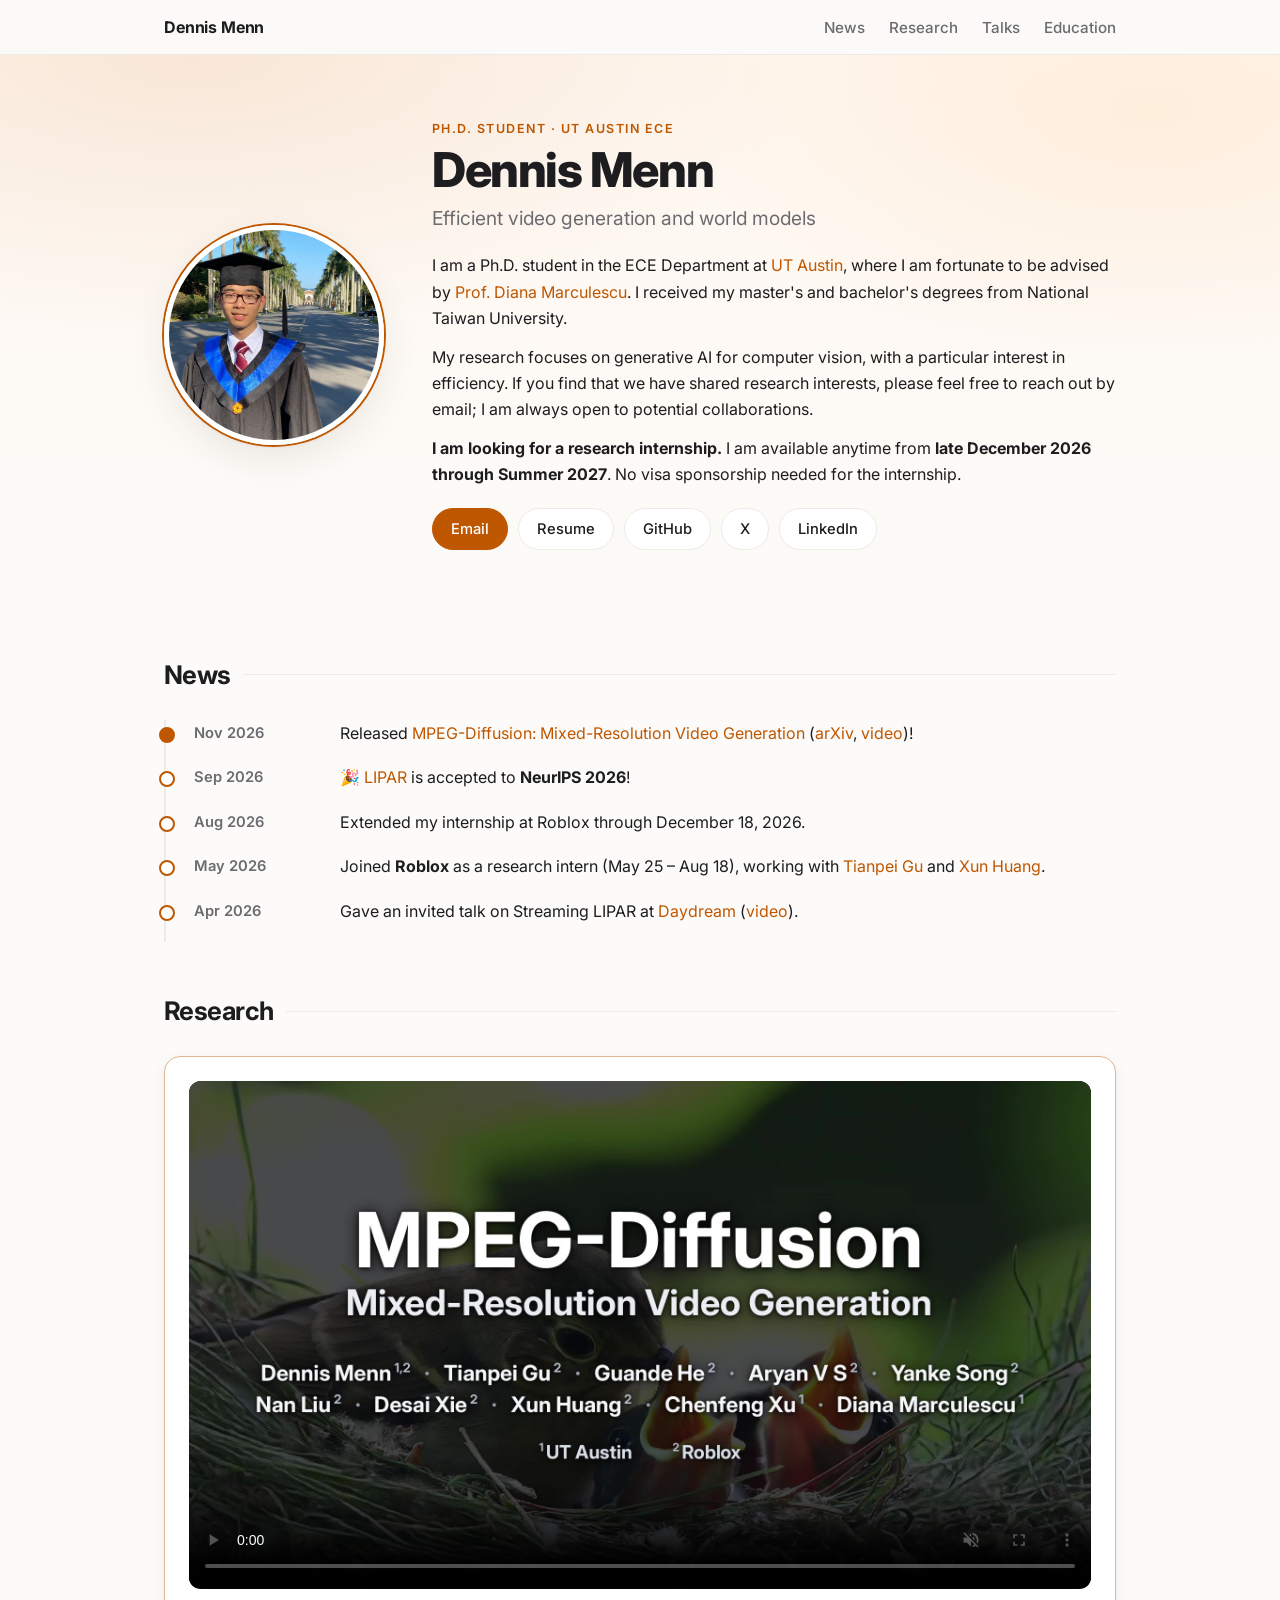
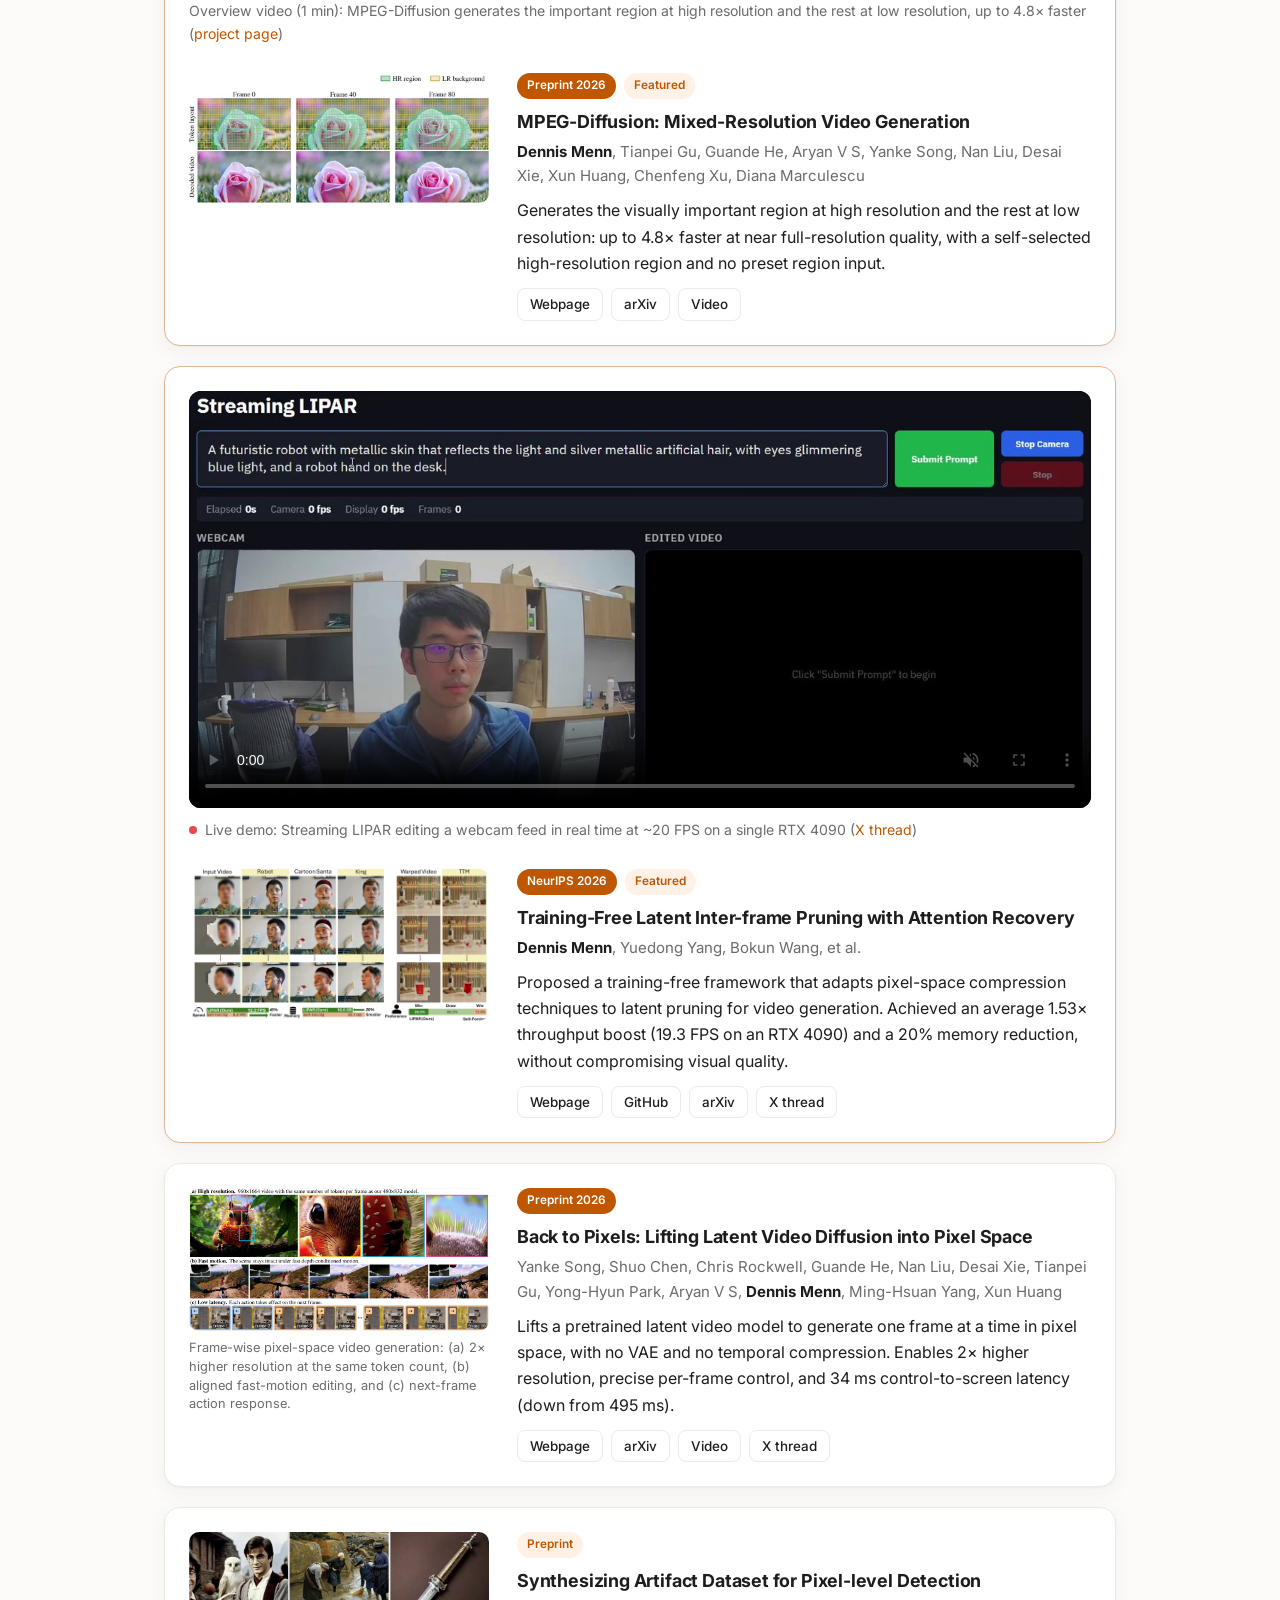
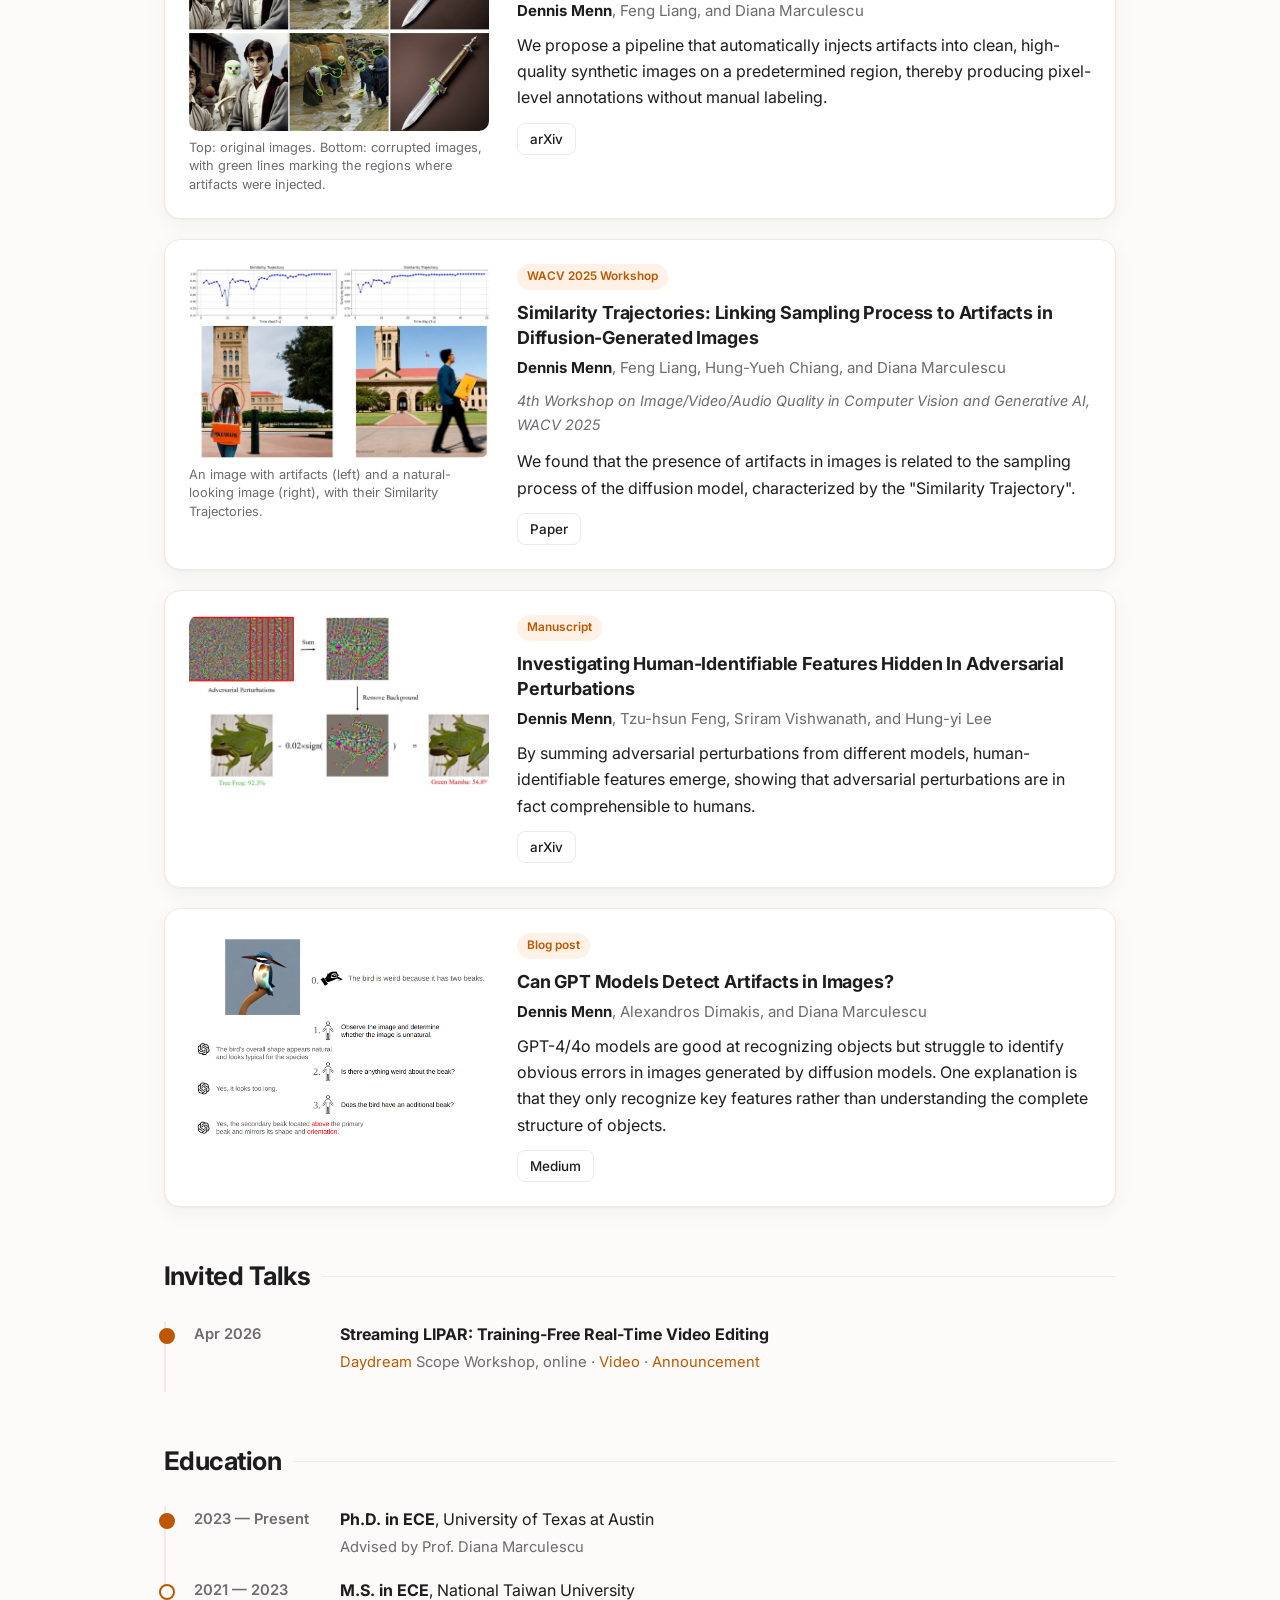
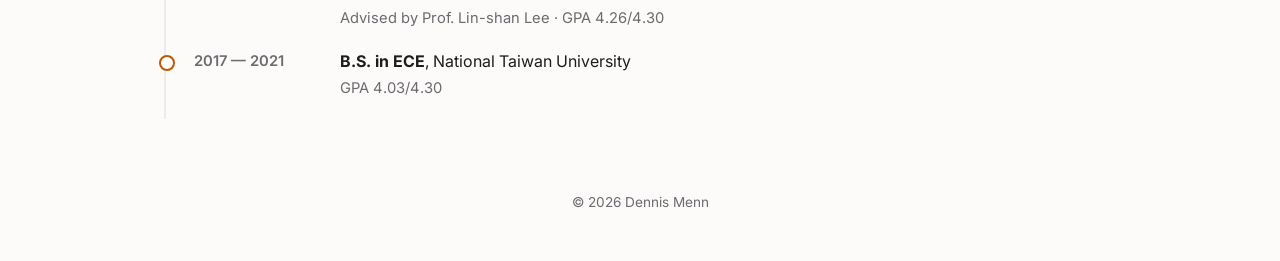
<file: index.html>
<!DOCTYPE html>
<html lang="en">
<head>
  <meta charset="utf-8">
  <meta name="viewport" content="width=device-width, initial-scale=1">
  <title>Dennis Menn</title>
  <meta name="description" content="Dennis Menn — Ph.D. student in ECE at UT Austin, working on efficient video generation and world models.">
  <meta property="og:title" content="Dennis Menn">
  <meta property="og:description" content="Ph.D. student at UT Austin working on efficient video generation and world models.">
  <meta property="og:image" content="https://dennismenn.github.io/assets/lipar_demo_poster.jpg">
  <link rel="preconnect" href="https://fonts.googleapis.com">
  <link rel="preconnect" href="https://fonts.gstatic.com" crossorigin>
  <link href="https://fonts.googleapis.com/css2?family=Inter:wght@400;500;600;700;800&display=swap" rel="stylesheet">
  <link rel="stylesheet" href="style.css?v=2">
</head>
<body>
  <nav class="topnav">
    <div class="topnav-inner">
      <a class="brand" href="#top">Dennis Menn</a>
      <div class="navlinks">
        <a href="#news">News</a>
        <a href="#research">Research</a>
        <a href="#talks">Talks</a>
        <a href="#education">Education</a>
      </div>
    </div>
  </nav>

  <header class="hero" id="top">
    <div class="hero-inner">
      <img class="photo" src="assets/profile.jpg" alt="Dennis Menn">
      <div class="hero-text">
        <p class="eyebrow">Ph.D. Student · UT Austin ECE</p>
        <h1>Dennis Menn</h1>
        <p class="tagline">Efficient video generation and world models</p>
        <p>
          I am a Ph.D. student in the ECE Department at <a href="https://www.utexas.edu/">UT Austin</a>,
          where I am fortunate to be advised by
          <a href="https://www.ece.utexas.edu/people/faculty/diana-marculescu">Prof. Diana Marculescu</a>.
          I received my master's and bachelor's degrees from National Taiwan University.
        </p>
        <p>
          My research focuses on generative AI for computer vision, with a particular interest in efficiency.
          If you find that we have shared research interests, please feel free to reach out by email;
          I am always open to potential collaborations.
        </p>
        <p>
          <b>I am looking for a research internship.</b> I am available anytime from
          <b>late December 2026 through Summer 2027</b>. No visa sponsorship needed for the internship.
        </p>
        <div class="buttons">
          <a class="btn primary" href="mailto:dennismenn@utexas.edu">Email</a>
          <a class="btn" href="assets/Resume.pdf">Resume</a>
          <a class="btn" href="https://github.com/DennisMenn">GitHub</a>
          <a class="btn" href="https://x.com/MennDennis">X</a>
          <a class="btn" href="https://www.linkedin.com/in/dennis-menn-425185289/">LinkedIn</a>
        </div>
      </div>
    </div>
  </header>

  <main>
    <section id="news">
      <h2>News</h2>
      <ul class="timeline">
        <li>
          <span class="date">Nov 2026</span>
          <p>Released <a href="https://dennismenn.github.io/mpeg-diffusion/">MPEG-Diffusion: Mixed-Resolution Video Generation</a> (<a href="https://arxiv.org/abs/2611.12069">arXiv</a>, <a href="https://dennismenn.github.io/mpeg-diffusion/static/media/overview/overview.mp4?v=2">video</a>)!</p>
        </li>
        <li>
          <span class="date">Sep 2026</span>
          <p>🎉 <a href="https://dennismenn.github.io/lipar/">LIPAR</a> is accepted to <b>NeurIPS 2026</b>!</p>
        </li>
        <li>
          <span class="date">Aug 2026</span>
          <p>Extended my internship at Roblox through December 18, 2026.</p>
        </li>
        <li>
          <span class="date">May 2026</span>
          <p>Joined <b>Roblox</b> as a research intern (May 25 – Aug 18), working with <a href="https://gutianpei.github.io/">Tianpei Gu</a> and <a href="https://www.xunhuang.me/">Xun Huang</a>.</p>
        </li>
        <li>
          <span class="date">Apr 2026</span>
          <p>Gave an invited talk on Streaming LIPAR at <a href="https://daydream.live/">Daydream</a> (<a href="https://www.youtube.com/watch?v=JPK5lriYshU">video</a>).</p>
        </li>
      </ul>
    </section>

    <section id="research">
      <h2>Research</h2>

      <article class="card featured">
        <div class="demo">
          <video class="r169" src="mpeg-diffusion/static/media/overview/overview.mp4" poster="mpeg-diffusion/static/media/overview/overview.jpg" muted loop playsinline controls preload="metadata"></video>
          <p class="demo-caption"><span>Overview video (1 min): MPEG-Diffusion generates the important region at high resolution and the rest at low resolution, up to 4.8× faster (<a href="https://dennismenn.github.io/mpeg-diffusion/">project page</a>)</span></p>
        </div>
        <div class="card-body">
          <img src="assets/mpeg_diffusion.jpg" alt="MPEG-Diffusion: Mixed-Resolution Video Generation">
          <div>
            <div class="badges"><span class="badge hot">Preprint 2026</span><span class="badge">Featured</span></div>
            <h3><a href="https://dennismenn.github.io/mpeg-diffusion/">MPEG-Diffusion: Mixed-Resolution Video Generation</a></h3>
            <p class="authors"><b>Dennis Menn</b>, Tianpei Gu, Guande He, Aryan V S, Yanke Song, Nan Liu, Desai Xie, Xun Huang, Chenfeng Xu, Diana Marculescu</p>
            <p>Generates the visually important region at high resolution and the rest at low resolution: up to 4.8× faster at near full-resolution quality, with a self-selected high-resolution region and no preset region input.</p>
            <div class="chips">
              <a href="https://dennismenn.github.io/mpeg-diffusion/">Webpage</a>
              <a href="https://arxiv.org/abs/2611.12069">arXiv</a>
              <a href="https://dennismenn.github.io/mpeg-diffusion/static/media/overview/overview.mp4?v=2">Video</a>
            </div>
          </div>
        </div>
      </article>

      <article class="card featured">
        <div class="demo">
          <video src="assets/lipar_demo.mp4" poster="assets/lipar_demo_poster.jpg" muted loop playsinline controls preload="metadata"></video>
          <p class="demo-caption"><span class="live-dot"></span><span>Live demo: Streaming LIPAR editing a webcam feed in real time at ~20 FPS on a single RTX 4090 (<a href="https://x.com/MennDennis/status/2039011622581051576">X thread</a>)</span></p>
        </div>
        <div class="card-body">
          <img src="assets/lipar.png" alt="LIPAR results">
          <div>
            <div class="badges"><span class="badge hot">NeurIPS 2026</span><span class="badge">Featured</span></div>
            <h3><a href="https://dennismenn.github.io/lipar/">Training-Free Latent Inter-frame Pruning with Attention Recovery</a></h3>
            <p class="authors"><b>Dennis Menn</b>, Yuedong Yang, Bokun Wang, et al.</p>
            <p>Proposed a training-free framework that adapts pixel-space compression techniques to latent pruning for video generation. Achieved an average 1.53× throughput boost (19.3 FPS on an RTX 4090) and a 20% memory reduction, without compromising visual quality.</p>
            <div class="chips">
              <a href="https://dennismenn.github.io/lipar/">Webpage</a>
              <a href="https://github.com/DennisMenn/lipar">GitHub</a>
              <a href="https://arxiv.org/abs/2603.05811">arXiv</a>
              <a href="https://x.com/MennDennis/status/2039011622581051576">X thread</a>
            </div>
          </div>
        </div>
      </article>

      <article class="card">
        <figure>
          <img src="assets/pixvid.jpg" alt="PixVid high-resolution, fast-motion, and low-latency pixel-space video generation">
          <figcaption>Frame-wise pixel-space video generation: (a) 2× higher resolution at the same token count, (b) aligned fast-motion editing, and (c) next-frame action response.</figcaption>
        </figure>
        <div>
          <div class="badges"><span class="badge hot">Preprint 2026</span></div>
          <h3><a href="https://chenshuo20.github.io/PixVid/">Back to Pixels: Lifting Latent Video Diffusion into Pixel Space</a></h3>
          <p class="authors">Yanke Song, Shuo Chen, Chris Rockwell, Guande He, Nan Liu, Desai Xie, Tianpei Gu, Yong-Hyun Park, Aryan V S, <b>Dennis Menn</b>, Ming-Hsuan Yang, Xun Huang</p>
          <p>Lifts a pretrained latent video model to generate one frame at a time in pixel space, with no VAE and no temporal compression. Enables 2× higher resolution, precise per-frame control, and 34 ms control-to-screen latency (down from 495 ms).</p>
          <div class="chips">
            <a href="https://chenshuo20.github.io/PixVid/">Webpage</a>
            <a href="https://arxiv.org/abs/2611.17336">arXiv</a>
            <a href="https://chenshuo20.github.io/PixVid/media/video/pixvid_teaser.mp4">Video</a>
            <a href="https://x.com/an_epsilon0/status/2121286979153547586">X thread</a>
          </div>
        </div>
      </article>

      <article class="card">
        <figure>
          <img src="assets/artifact_dataset.png" alt="Original and artifact-injected images">
          <figcaption>Top: original images. Bottom: corrupted images, with green lines marking the regions where artifacts were injected.</figcaption>
        </figure>
        <div>
          <div class="badges"><span class="badge">Preprint</span></div>
          <h3><a href="https://arxiv.org/html/2509.19589v1">Synthesizing Artifact Dataset for Pixel-level Detection</a></h3>
          <p class="authors"><b>Dennis Menn</b>, Feng Liang, and Diana Marculescu</p>
          <p>We propose a pipeline that automatically injects artifacts into clean, high-quality synthetic images on a predetermined region, thereby producing pixel-level annotations without manual labeling.</p>
          <div class="chips"><a href="https://arxiv.org/html/2509.19589v1">arXiv</a></div>
        </div>
      </article>

      <article class="card">
        <figure>
          <img src="assets/similarity_trajectories.jpg" alt="Similarity trajectories for an image with and without artifacts">
          <figcaption>An image with artifacts (left) and a natural-looking image (right), with their Similarity Trajectories.</figcaption>
        </figure>
        <div>
          <div class="badges"><span class="badge">WACV 2025 Workshop</span></div>
          <h3><a href="assets/Similarity_Trajectories.pdf">Similarity Trajectories: Linking Sampling Process to Artifacts in Diffusion-Generated Images</a></h3>
          <p class="authors"><b>Dennis Menn</b>, Feng Liang, Hung-Yueh Chiang, and Diana Marculescu</p>
          <p class="venue">4th Workshop on Image/Video/Audio Quality in Computer Vision and Generative AI, WACV 2025</p>
          <p>We found that the presence of artifacts in images is related to the sampling process of the diffusion model, characterized by the "Similarity Trajectory".</p>
          <div class="chips"><a href="assets/Similarity_Trajectories.pdf">Paper</a></div>
        </div>
      </article>

      <article class="card">
        <img src="assets/adversarial.jpg" alt="Summed adversarial perturbations revealing a frog">
        <div>
          <div class="badges"><span class="badge">Manuscript</span></div>
          <h3><a href="https://arxiv.org/pdf/2309.16878">Investigating Human-Identifiable Features Hidden In Adversarial Perturbations</a></h3>
          <p class="authors"><b>Dennis Menn</b>, Tzu-hsun Feng, Sriram Vishwanath, and Hung-yi Lee</p>
          <p>By summing adversarial perturbations from different models, human-identifiable features emerge, showing that adversarial perturbations are in fact comprehensible to humans.</p>
          <div class="chips"><a href="https://arxiv.org/pdf/2309.16878">arXiv</a></div>
        </div>
      </article>

      <article class="card">
        <img src="assets/gpt_artifacts.png" alt="GPT conversation about a bird with two beaks">
        <div>
          <div class="badges"><span class="badge">Blog post</span></div>
          <h3><a href="https://medium.com/@dennismenn/can-gpt-models-detect-artifacts-in-images-635d235177c2">Can GPT Models Detect Artifacts in Images?</a></h3>
          <p class="authors"><b>Dennis Menn</b>, Alexandros Dimakis, and Diana Marculescu</p>
          <p>GPT-4/4o models are good at recognizing objects but struggle to identify obvious errors in images generated by diffusion models. One explanation is that they only recognize key features rather than understanding the complete structure of objects.</p>
          <div class="chips"><a href="https://medium.com/@dennismenn/can-gpt-models-detect-artifacts-in-images-635d235177c2">Medium</a></div>
        </div>
      </article>
    </section>

    <section id="talks">
      <h2>Invited Talks</h2>
      <ul class="timeline">
        <li>
          <span class="date">Apr 2026</span>
          <p><b>Streaming LIPAR: Training-Free Real-Time Video Editing</b><br><span class="muted"><a href="https://daydream.live/">Daydream</a> Scope Workshop, online · <a href="https://www.youtube.com/watch?v=JPK5lriYshU">Video</a> · <a href="https://www.linkedin.com/posts/daydreamlive_lipar-activity-7447558740272369665-o8q3">Announcement</a></span></p>
        </li>
      </ul>
    </section>

    <section id="education">
      <h2>Education</h2>
      <ul class="timeline">
        <li>
          <span class="date">2023 — Present</span>
          <p><b>Ph.D. in ECE</b>, University of Texas at Austin<br><span class="muted">Advised by Prof. Diana Marculescu</span></p>
        </li>
        <li>
          <span class="date">2021 — 2023</span>
          <p><b>M.S. in ECE</b>, National Taiwan University<br><span class="muted">Advised by Prof. Lin-shan Lee · GPA 4.26/4.30</span></p>
        </li>
        <li>
          <span class="date">2017 — 2021</span>
          <p><b>B.S. in ECE</b>, National Taiwan University<br><span class="muted">GPA 4.03/4.30</span></p>
        </li>
      </ul>
    </section>
  </main>

  <footer>© 2026 Dennis Menn</footer>

  <script>
    const observer = new IntersectionObserver((entries) => {
      entries.forEach(({ target, isIntersecting }) => {
        isIntersecting ? target.play().catch(() => {}) : target.pause();
      });
    }, { threshold: 0.4 });
    document.querySelectorAll('.demo video').forEach((video) => observer.observe(video));
  </script>
</body>
</html>
</file>
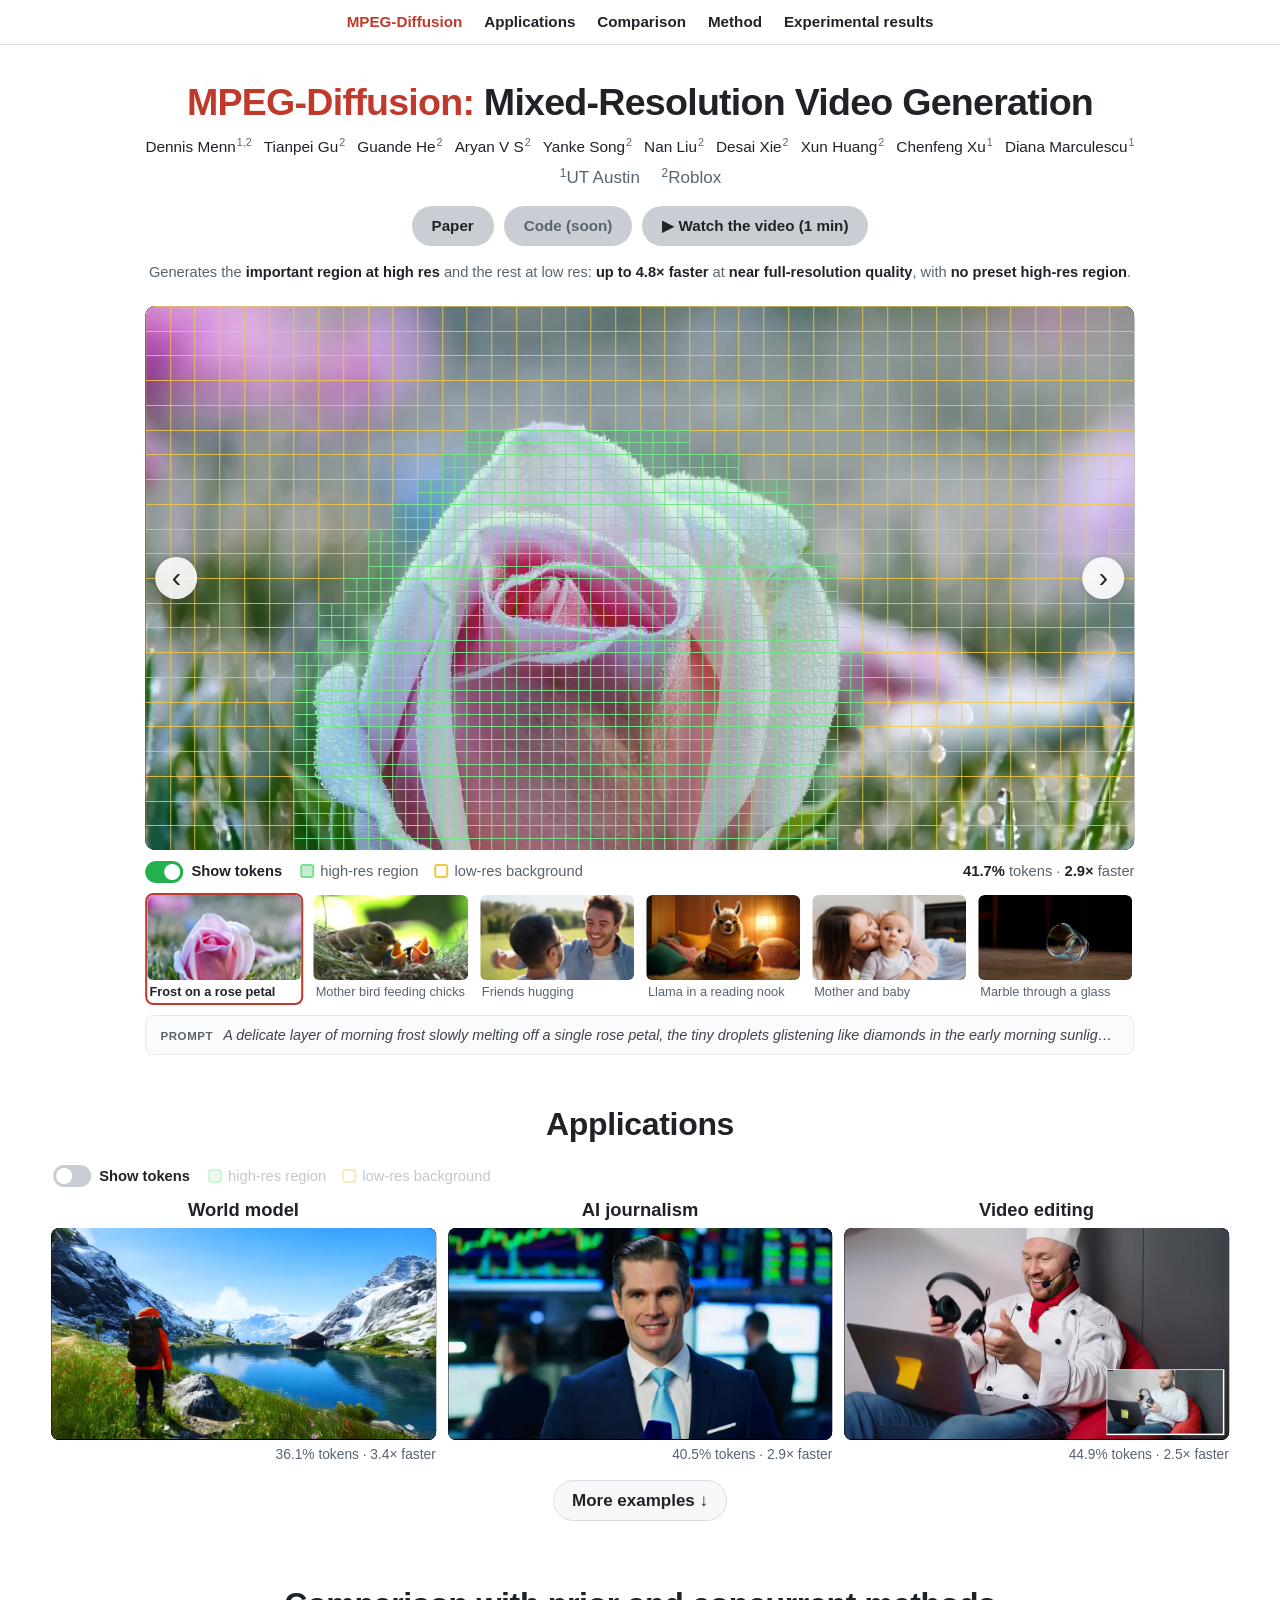
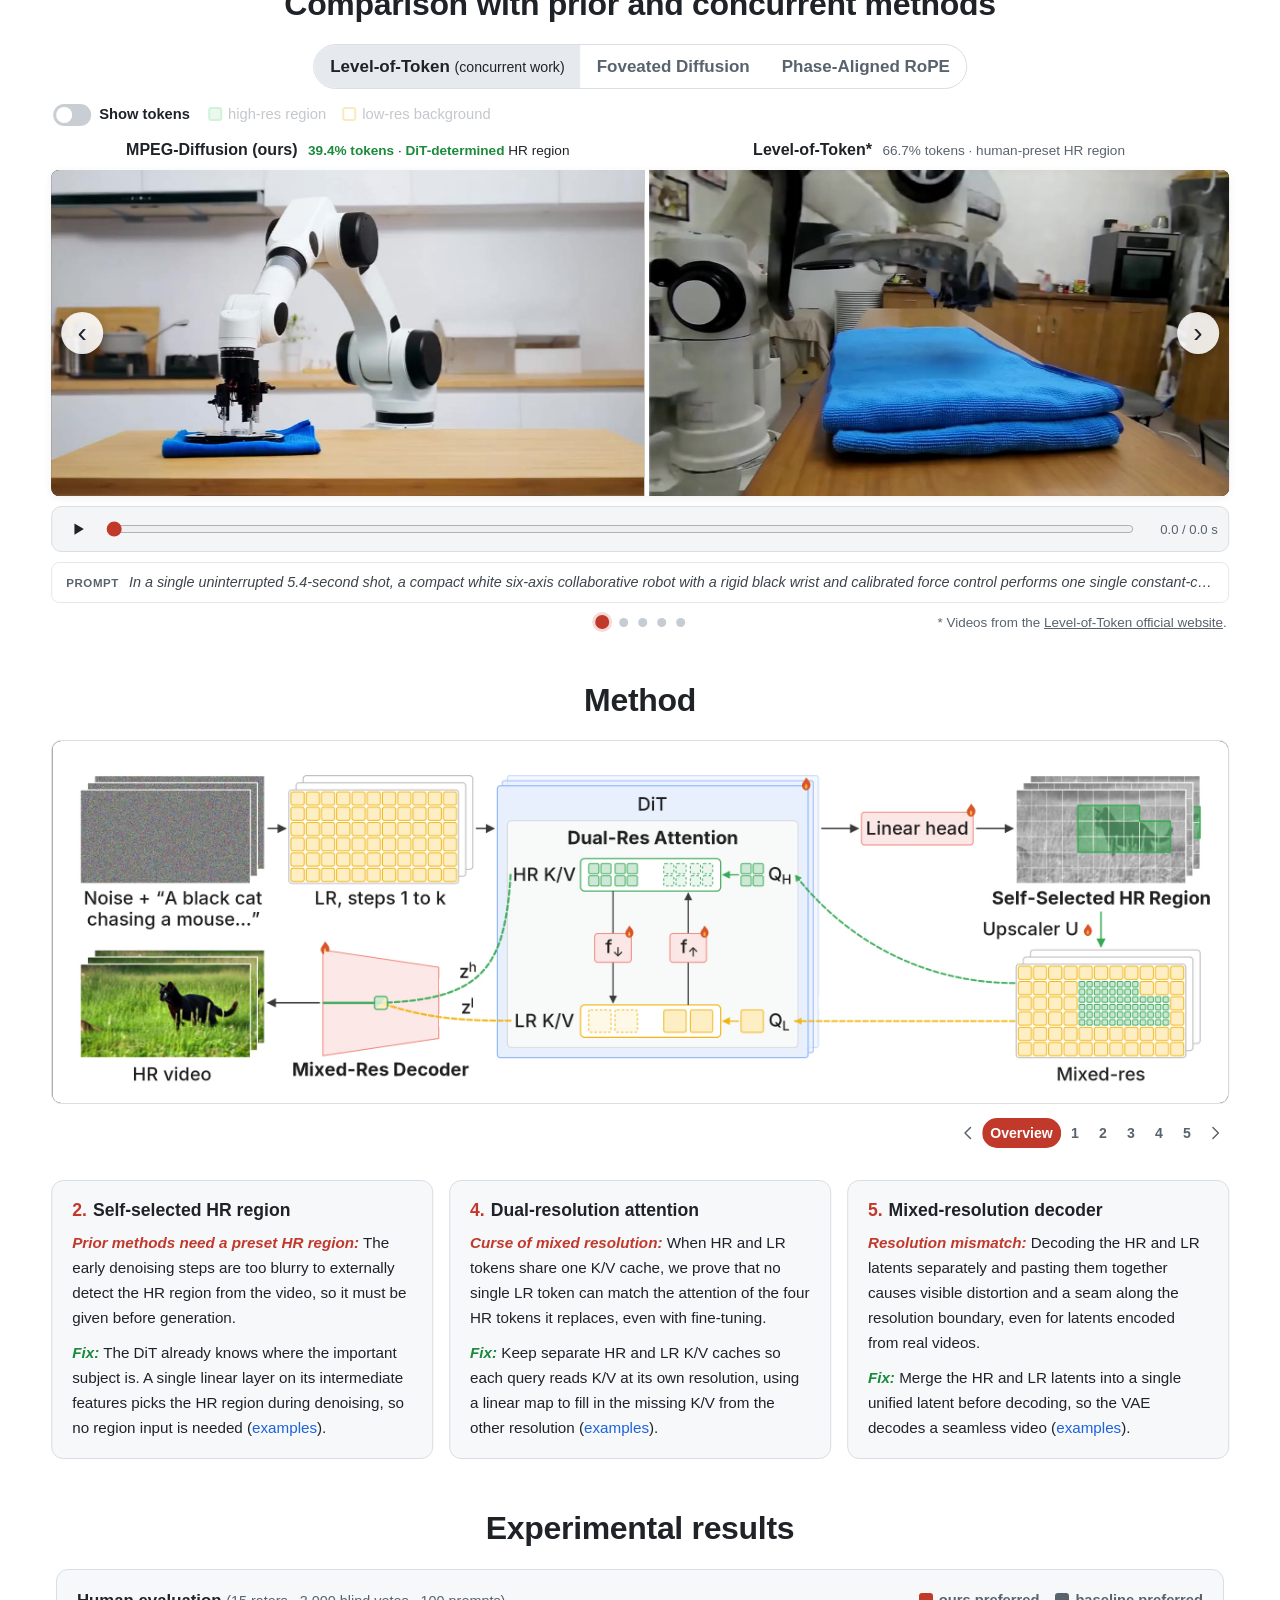
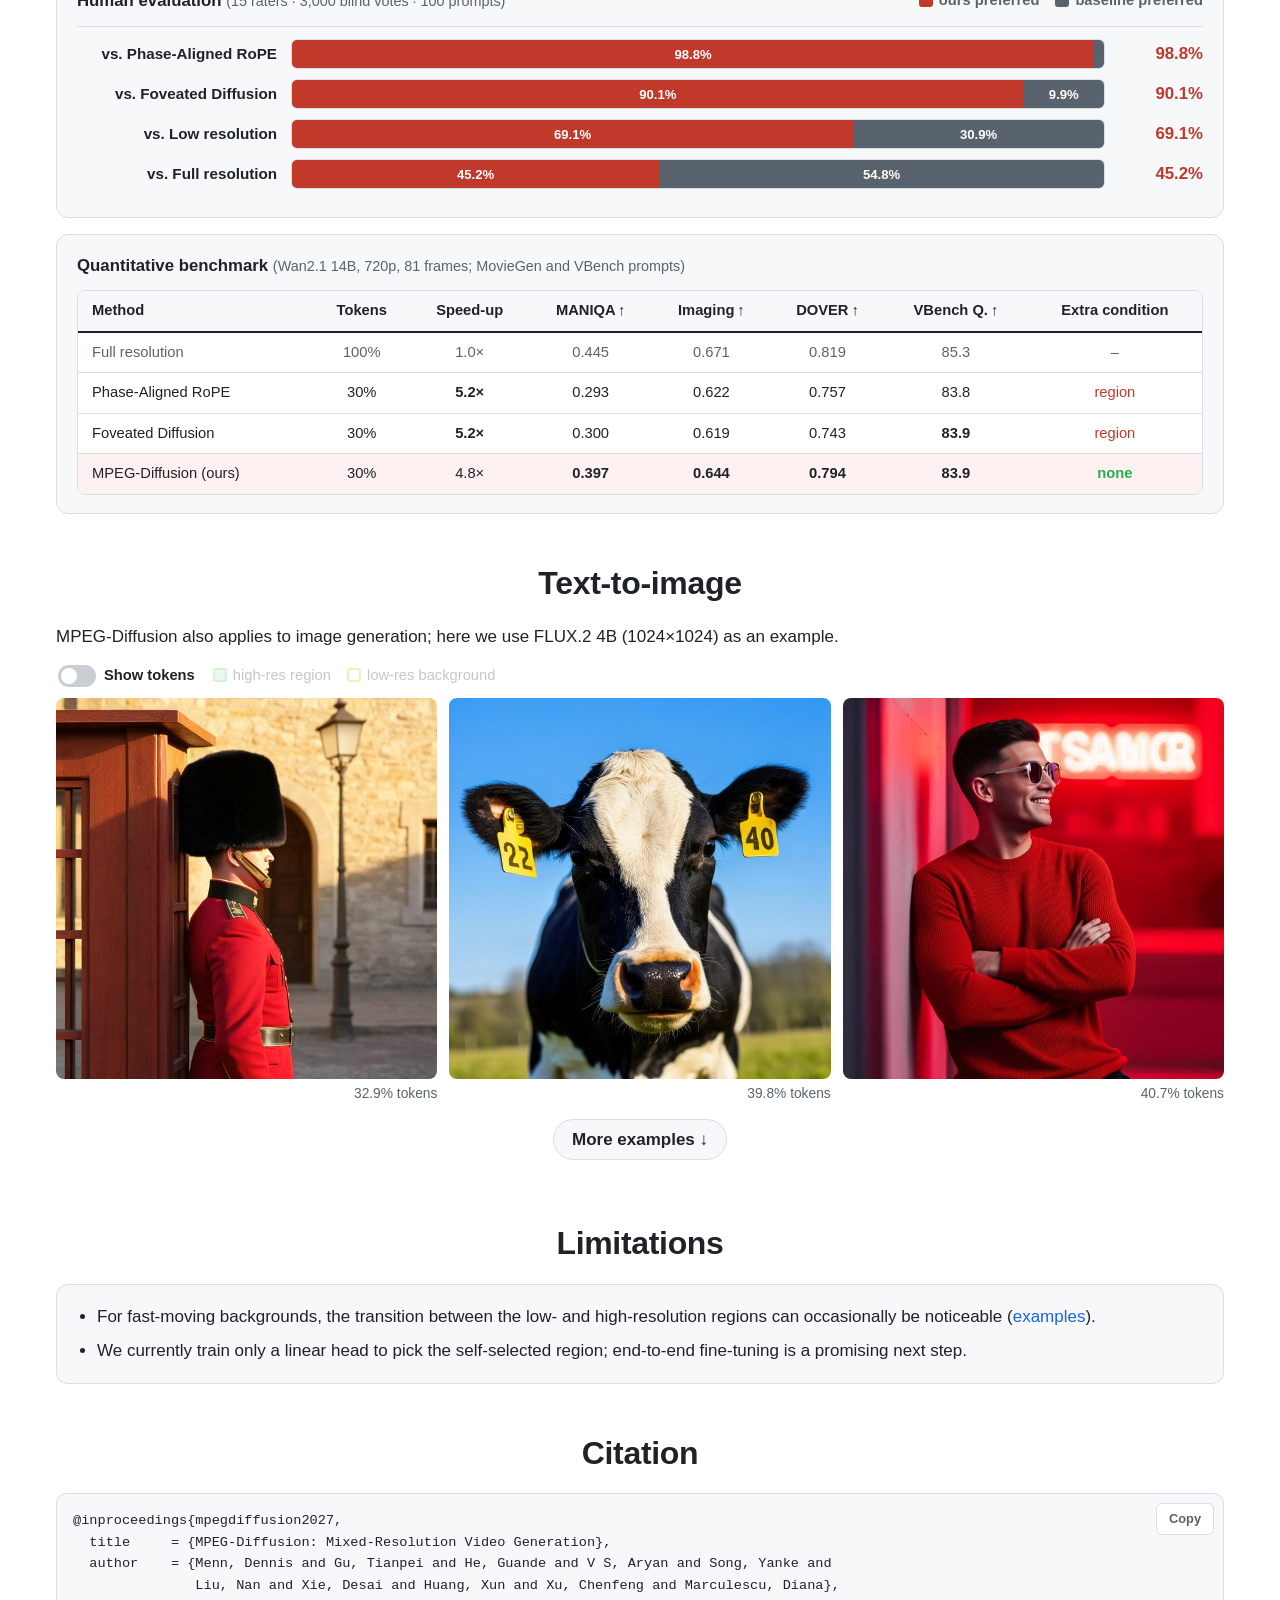
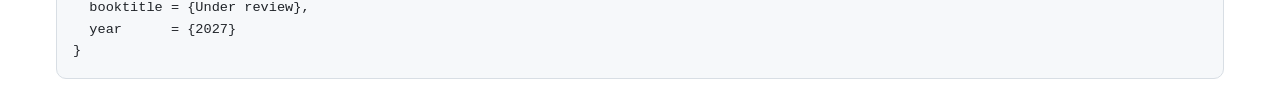
<file: mpeg-diffusion/index.html>
<!DOCTYPE html>
<html lang="en">
<head>
  <meta charset="utf-8">
  <meta name="viewport" content="width=device-width, initial-scale=1">
  <title>MPEG-Diffusion: Mixed-Resolution Video Generation</title>
  <meta name="description" content="MPEG-Diffusion: Mixed-Resolution Video Generation.">
  <link rel="stylesheet" href="static/css/site.css?v=127">
</head>
<body>

<nav class="nav">
  <a class="nav-brand" href="#top">MPEG-Diffusion</a>
  <a href="#apps">Applications</a>
  <a href="#compare">Comparison</a>
  <a href="#method">Method</a>
  <a href="#human-eval">Experimental results</a>
</nav>

<header class="hero" id="top">
  <h1><span class="brand">MPEG-Diffusion:</span> Mixed-Resolution Video Generation</h1>
  <p class="authors">
    <span>Dennis Menn<sup>1,2</sup></span> <span>Tianpei Gu<sup>2</sup></span> <span>Guande He<sup>2</sup></span>
    <span>Aryan V S<sup>2</sup></span> <span>Yanke Song<sup>2</sup></span>
    <span>Nan Liu<sup>2</sup></span> <span>Desai Xie<sup>2</sup></span> <span>Xun Huang<sup>2</sup></span>
    <span>Chenfeng Xu<sup>1</sup></span> <span>Diana Marculescu<sup>1</sup></span>
  </p>
  <p class="affils"><span><sup>1</sup>UT Austin</span> <span><sup>2</sup>Roblox</span></p>
  <div class="buttons">
    <a class="btn" href="https://arxiv.org/abs/2611.12069">Paper</a>
    <a class="btn disabled" aria-disabled="true">Code (soon)</a>
    <a class="btn" href="static/media/overview/overview.mp4?v=2">&#9654; Watch the video (1 min)</a>
  </div>
  <p class="tldr">
    Generates the <b>important region at high res</b> and the rest at low res: <b>up to 4.8&times; faster</b> at <b>near full-resolution quality</b>, with <b>no preset high-res region</b>.
  </p>
</header>

<main>

  <!-- ===== BEGIN Hero (self-contained block) ===== -->
  <section id="teaser" class="wide">
    <div class="stage-wrap">
      <button type="button" class="stage-arrow prev" id="teaser-prev" aria-label="Previous clip">&lsaquo;</button>
      <div class="player" id="teaser-player">
        <video id="teaser-video" muted loop playsinline autoplay preload="metadata"></video>
        <canvas id="teaser-canvas" aria-hidden="true"></canvas>
      </div>
      <button type="button" class="stage-arrow next" id="teaser-next" aria-label="Next clip">&rsaquo;</button>
    </div>
    <div class="toolbar">
      <label class="switch"><input type="checkbox" id="teaser-toggle" checked><span class="slider"></span>Show tokens</label>
      <span class="legend" id="teaser-legend">
        <span><i class="sw hr"></i>high-res region</span>
        <span><i class="sw lr"></i>low-res background</span>
      </span>
      <span class="stats-line" id="teaser-stats"></span>
    </div>
    <div class="thumbs" id="teaser-thumbs" role="tablist" aria-label="Teaser clips"></div>
    <div class="prompt-bar" id="teaser-prompt-bar" title="Click to expand / collapse prompt">
      <span class="prompt-tag">Prompt</span>
      <span class="prompt-text" id="teaser-prompt"></span>
    </div>
  </section>
  <!-- ===== END Hero ===== -->

  <!-- ===== BEGIN Applications (self-contained block) ===== -->
  <section id="apps">
    <h2>Applications</h2>
    <div class="apps-top">
      <label class="switch"><input type="checkbox" id="apps-toggle"><span class="slider"></span>Show tokens</label>
      <span class="legend" id="apps-legend">
        <span><i class="sw hr"></i>high-res region</span>
        <span><i class="sw lr"></i>low-res background</span>
      </span>
    </div>
    <div class="grid3" id="apps-glance"></div>
    <details class="more" id="apps-more">
      <summary><span class="when-closed">More examples &darr;</span><span class="when-open">Collapse examples &uarr;</span></summary>
      <div class="grid3" id="apps-extra"></div>
    </details>
  </section>
  <!-- ===== END Applications ===== -->

  <!-- ===== BEGIN Comparison (self-contained block) ===== -->
  <section id="compare">
    <h2>Comparison with prior and concurrent methods</h2>
    <div class="tabs" id="compare-tabs" role="tablist"></div>
    <div id="compare-pair"></div>
    <div class="dots-nav" id="compare-dots" role="tablist" aria-label="Comparison clips"></div>
  </section>
  <!-- ===== END Comparison ===== -->

  <!-- ===== BEGIN Method (self-contained block) ===== -->
  <section id="method">
    <h2>Method</h2>
    <div class="figure" id="fig-method" tabindex="0" aria-label="Method figure, step through with the arrow keys">
      <div class="fig-frame framed" id="method-frame"><video id="method-video" src="static/media/method/method.mp4?v=16" poster="static/media/method/method.jpg?v=16" muted playsinline preload="auto" aria-label="MPEG-Diffusion method animation"></video></div>
      <div class="figbar">
        <p class="steplabel" id="method-label" aria-live="polite"></p>
        <div class="figctl" id="method-ctl"></div>
      </div>
    </div>
    <div class="contribs" id="method-contribs">
      <div class="contrib" data-step="2">
        <h3><span class="sl-n">2.</span>Self-selected HR region</h3>
        <p><span class="k">Prior methods need a preset HR region:</span> The early denoising steps are too blurry to externally detect the HR region from the video, so it must be given before generation.</p>
        <p class="fix"><span class="k">Fix:</span> The DiT already knows where the important subject is. A single linear layer on its intermediate features picks the HR region during denoising, so no region input is needed (<a href="limitations.html#region">examples</a>).</p>
      </div>
      <div class="contrib" data-step="4">
        <h3><span class="sl-n">4.</span>Dual-resolution attention</h3>
        <p><span class="k">Curse of mixed resolution:</span> When HR and LR tokens share one K/V cache, we prove that no single LR token can match the attention of the four HR tokens it replaces, even with fine-tuning.</p>
        <p class="fix"><span class="k">Fix:</span> Keep separate HR and LR K/V caches so each query reads K/V at its own resolution, using a linear map to fill in the missing K/V from the other resolution (<a href="limitations.html#attention">examples</a>).</p>
      </div>
      <div class="contrib" data-step="5">
        <h3><span class="sl-n">5.</span>Mixed-resolution decoder</h3>
        <p><span class="k">Resolution mismatch:</span> Decoding the HR and LR latents separately and pasting them together causes visible distortion and a seam along the resolution boundary, even for latents encoded from real videos.</p>
        <p class="fix"><span class="k">Fix:</span> Merge the HR and LR latents into a single unified latent before decoding, so the VAE decodes a seamless video (<a href="limitations.html#decoder">examples</a>).</p>
      </div>
    </div>
  </section>
  <!-- ===== END Method ===== -->

  <!-- ===== BEGIN Experimental results (self-contained block) ===== -->
  <section id="human-eval">
    <h2>Experimental results</h2>
    <div class="card-panel">
      <div class="he-header">
        <div class="table-title">Human evaluation <span id="he-lead"></span></div>
        <div class="legend">
          <span><i class="sw ours"></i>ours preferred</span>
          <span><i class="sw base"></i>baseline preferred</span>
        </div>
      </div>
      <div class="bars" id="he-bars"></div>
    </div>

    <div class="card-panel table-card">
      <div class="table-title">Quantitative benchmark <span>(Wan2.1 14B, 720p, 81 frames; MovieGen and VBench prompts)</span></div>
      <div class="table-wrap">
        <table class="results">
          <thead>
            <tr><th>Method</th><th>Tokens</th><th>Speed-up</th><th>MANIQA&thinsp;&uarr;</th><th>Imaging&thinsp;&uarr;</th>
              <th>DOVER&thinsp;&uarr;</th><th>VBench Q.&thinsp;&uarr;</th><th>Extra condition</th></tr>
          </thead>
          <tbody>
            <tr class="ref"><td>Full resolution</td><td>100%</td><td>1.0&times;</td><td>0.445</td><td>0.671</td><td>0.819</td><td>85.3</td><td>&ndash;</td></tr>
            <tr><td>Phase-Aligned RoPE</td><td>30%</td><td><b>5.2&times;</b></td><td>0.293</td><td>0.622</td><td>0.757</td><td>83.8</td><td class="bad">region</td></tr>
            <tr><td>Foveated Diffusion</td><td>30%</td><td><b>5.2&times;</b></td><td>0.300</td><td>0.619</td><td>0.743</td><td><b>83.9</b></td><td class="bad">region</td></tr>
            <tr class="ours"><td>MPEG-Diffusion (ours)</td><td>30%</td><td>4.8&times;</td><td><b>0.397</b></td><td><b>0.644</b></td><td><b>0.794</b></td><td><b>83.9</b></td><td class="good">none</td></tr>
          </tbody>
        </table>
      </div>
    </div>

  </section>
  <!-- ===== END Experimental results ===== -->

  <section id="flux-images">
    <h2>Text-to-image</h2>
    <p class="sec-lead">MPEG-Diffusion also applies to image generation; here we use FLUX.2 4B (1024&times;1024) as an example.</p>
    <div class="apps-top">
      <label class="switch"><input type="checkbox" id="flux-toggle"><span class="slider"></span>Show tokens</label>
      <span class="legend off" id="flux-legend">
        <span><i class="sw hr"></i>high-res region</span>
        <span><i class="sw lr"></i>low-res background</span>
      </span>
    </div>
    <div class="grid3 flux-grid" id="flux-grid"></div>
    <details class="more" id="flux-more">
      <summary><span class="when-closed">More examples &darr;</span><span class="when-open">Collapse examples &uarr;</span></summary>
      <div class="grid3 flux-grid" id="flux-extra"></div>
    </details>
  </section>

  <!-- ===== BEGIN Limitations ===== -->
  <section id="limitations">
    <h2>Limitations</h2>
    <ul class="card-panel limits">
      <li id="limitation-examples">For fast-moving backgrounds, the transition between the low- and high-resolution regions can occasionally be noticeable (<a href="limitations.html#limitation-examples">examples</a>).</li>
      <li>We currently train only a linear head to pick the self-selected region; end-to-end fine-tuning is a promising next step.</li>
    </ul>
  </section>
  <!-- ===== END Limitations ===== -->

  <!-- ===== BEGIN Citation (self-contained block) ===== -->
  <section id="cite">
    <h2>Citation</h2>
    <div class="bibbox">
      <pre class="bibtex" id="bib-text">@inproceedings{mpegdiffusion2027,
  title     = {MPEG-Diffusion: Mixed-Resolution Video Generation},
  author    = {Menn, Dennis and Gu, Tianpei and He, Guande and V S, Aryan and Song, Yanke and
               Liu, Nan and Xie, Desai and Huang, Xun and Xu, Chenfeng and Marculescu, Diana},
  booktitle = {Under review},
  year      = {2027}
}</pre>
      <button type="button" class="copy" id="copy-bib" aria-label="Copy BibTeX">Copy</button>
    </div>
  </section>
  <!-- ===== END Citation ===== -->

</main>


<div class="lightbox" id="lightbox" hidden>
  <button type="button" class="lb-nav lb-prev" id="lb-prev" aria-label="Previous video" hidden>&lsaquo;</button>
  <div class="lightbox-card" role="dialog" aria-modal="true">
    <div class="lightbox-top">
      <div class="lightbox-title" id="lb-title"></div>
      <div class="lightbox-controls">
        <span class="lb-counter" id="lb-counter" hidden></span>
        <label class="switch" id="lb-tok-wrap"><input type="checkbox" id="lb-toggle"><span class="slider"></span>Show tokens</label>
        <button type="button" class="lb-close" id="lb-close" aria-label="Close">&times;</button>
      </div>
    </div>
    <div class="player" id="lb-player">
      <video id="lb-video" muted loop playsinline autoplay></video>
      <canvas id="lb-canvas" aria-hidden="true"></canvas>
    </div>
    <div class="prompt-bar expanded" id="lb-prompt-bar">
      <span class="prompt-tag">Prompt</span>
      <span class="prompt-text" id="lb-prompt"></span>
    </div>
  </div>
  <button type="button" class="lb-nav lb-next" id="lb-next" aria-label="Next video" hidden>&rsaquo;</button>
</div>

<script src="static/js/site_data.js?v=39"></script>
<script src="static/js/compare_focus.js?v=9"></script>
<script src="static/js/site.js?v=93"></script>
<script src="static/js/method.js?v=10"></script>
<script>
(function () {
  const glance = [
    { id: 10, title: "Royal guard", tokens: "32.9%",
      prompt: "A soldier in a red uniform with a black bearskin hat stands guard in a sentry box. The backdrop features a stone wall with an arched entrance, a lamp post, and a large window. Sunlight casts a warm glow on the scene." },
    { id: 35, title: "Holstein cow", tokens: "39.8%",
      prompt: "A black and white Holstein cow stands in a field, gazing directly at the camera. It has distinctive yellow ear tags with numbers visible. The background features a clear blue sky." },
    { id: 48, title: "Man in sunglasses", tokens: "40.7%",
      prompt: "A young man wearing sunglasses smiles while leaning against a wall illuminated by soft red neon light. He has short hair and is dressed in a red, textured sweater, with his arms crossed and a relaxed posture. The glowing sign behind him contributes to the vibrant ambiance of the scene." },
  ];
  const extra = [
    { id: 13, title: "Autumn skateboard", tokens: "35.2%",
      prompt: "A close-up of a skateboard resting on a ground covered with colorful autumn leaves. The skateboard has worn wheels, with some dirt on them, and the surface shows signs of use. The leaves are a mix of orange, red, and brown hues, creating a seasonal backdrop." },
    { id: 28, title: "Mug held in a hand", tokens: "40.6%",
      prompt: "A hand holds a white ceramic mug featuring the words “MAGNIFICENT Mum” in bold black and gold lettering. The background is softly blurred, depicting a bright, natural setting." },
    { id: 49, title: "Riverside boats", tokens: "36.0%",
      prompt: "A riverside scene featuring a cluster of boats, including a red and white motorboat, anchored near a historic building with a tall, pointed tower. The building, characterized by large windows and a white façade, stands beside lush green trees. A clear blue sky and calm water reflect the serene atmosphere." },
  ];
  const toggle = document.getElementById("flux-toggle");
  const legend = document.getElementById("flux-legend");
  const grids = [document.getElementById("flux-grid"), document.getElementById("flux-extra")];
  const base = "static/media/flux_images/f";
  const items = [];
  [glance, extra].forEach((list, g) => list.forEach((it) => {
    const el = document.createElement("div");
    el.className = "item";
    el.innerHTML = `<a class="flux-img" target="_blank" title="Click to open the full 1024×1024 image">` +
      `<img class="dec" src="${base}${it.id}_img_sm.jpg" alt="${it.title}">` +
      `<img class="tok" src="${base}${it.id}_layout_sm.jpg" alt="${it.title} (token layout)">` +
      `<span class="hover-prompt">${it.prompt}</span></a>` +
      `<div class="cap"><span>${it.tokens} tokens</span></div>`;
    it.a = el.querySelector("a");
    grids[g].appendChild(el);
    items.push(it);
  }));
  const render = () => {
    grids.forEach((g) => g.classList.toggle("show-tok", toggle.checked));
    items.forEach((it) => { it.a.href = `${base}${it.id}_${toggle.checked ? "layout" : "img"}.jpg`; });
    legend.classList.toggle("off", !toggle.checked);
  };
  toggle.addEventListener("change", render);
  render();
})();
</script>

</body>
</html>
</file>
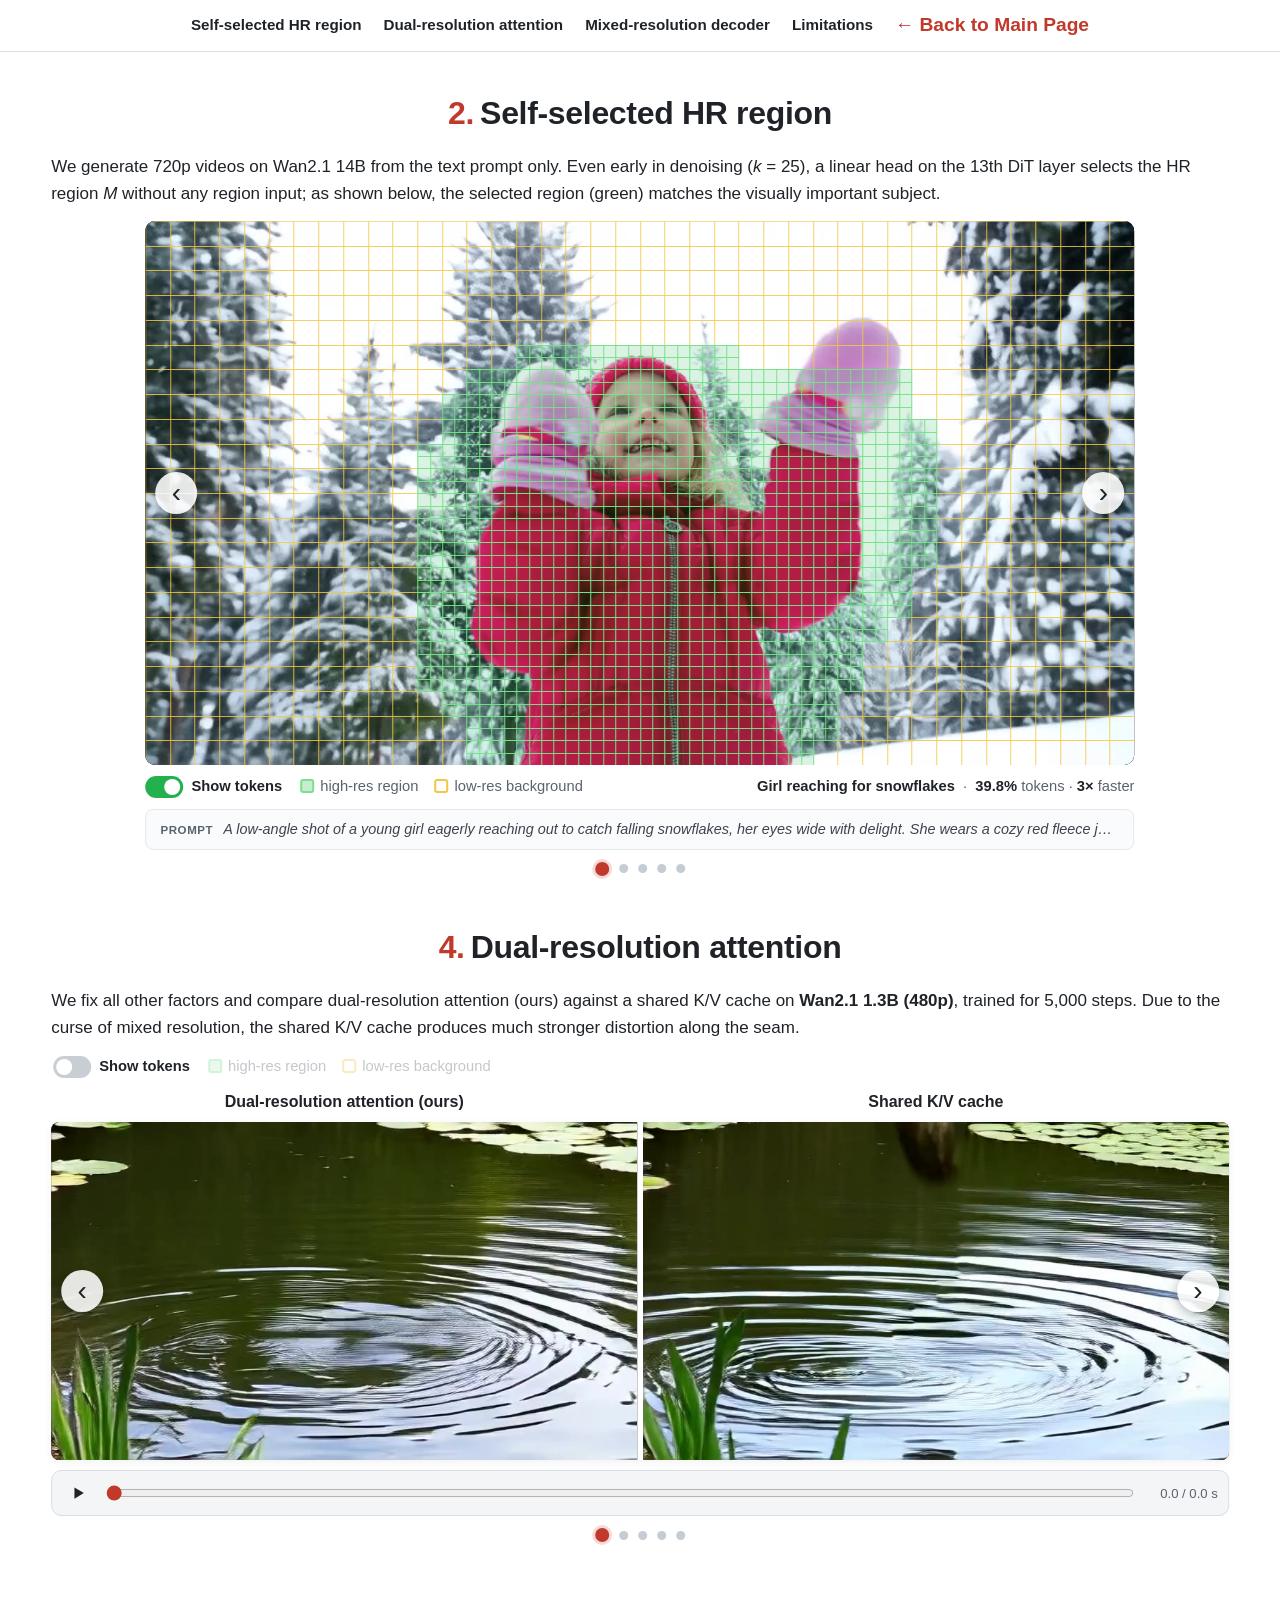
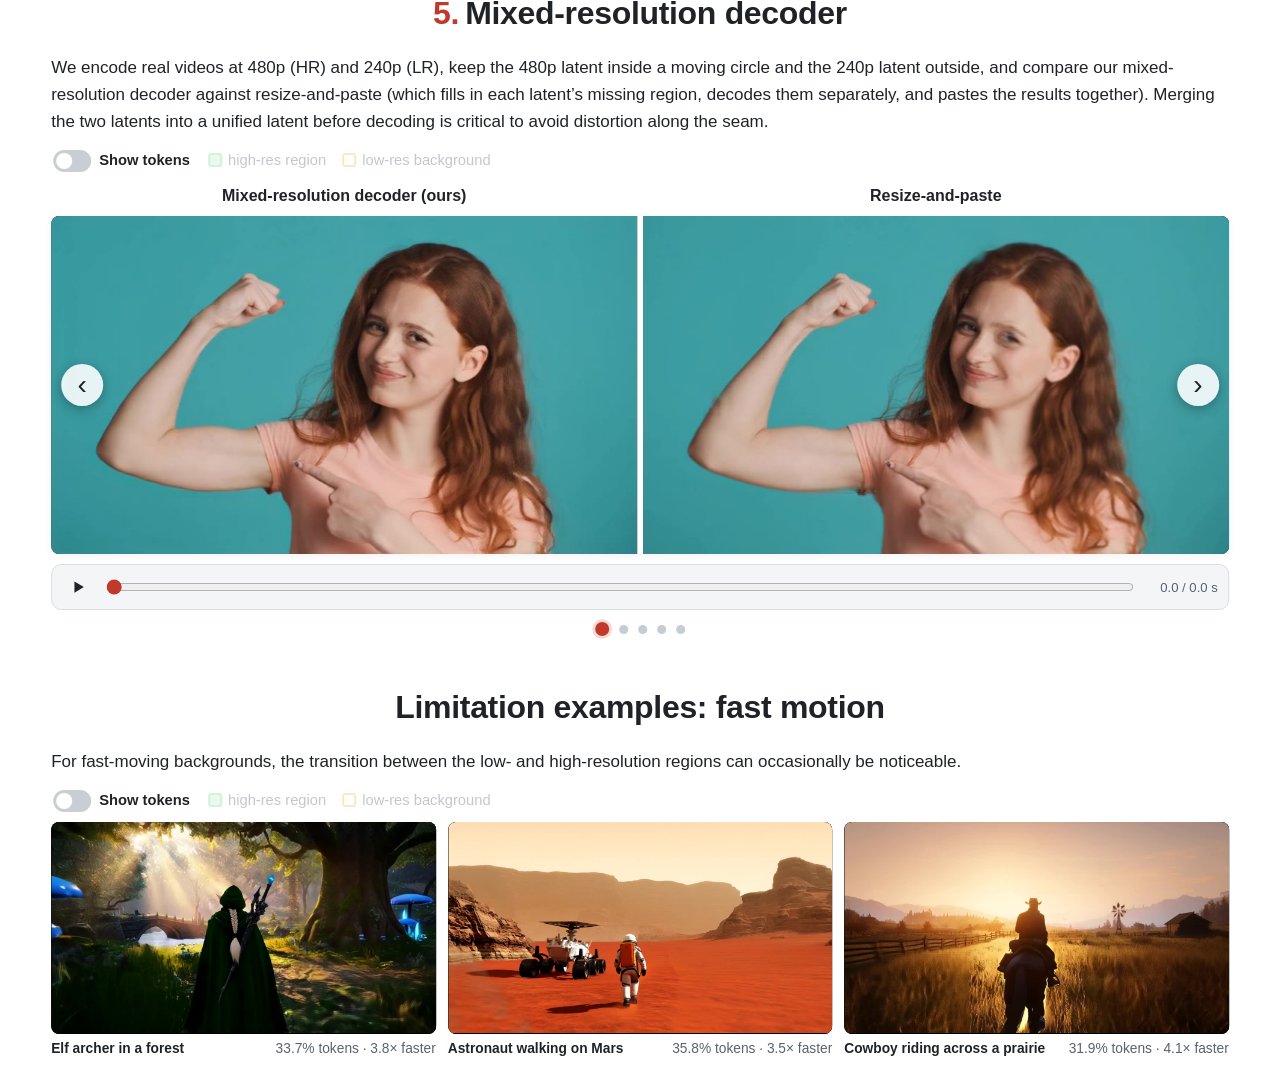
<file: mpeg-diffusion/limitations.html>
<!DOCTYPE html>
<html lang="en">
<head>
  <meta charset="utf-8">
  <meta name="viewport" content="width=device-width, initial-scale=1">
  <title>MPEG-Diffusion: Method &amp; Limitation Examples</title>
  <link rel="stylesheet" href="static/css/site.css?v=127">
</head>
<body>

<nav class="nav">
  <a href="#region">Self-selected HR region</a>
  <a href="#attention">Dual-resolution attention</a>
  <a href="#decoder">Mixed-resolution decoder</a>
  <a href="#limitation-examples">Limitations</a>
  <a class="nav-back" href="index.html#method">&larr; Back to Main Page</a>
</nav>

<main>
  <section id="region" class="wide">
    <h2><span class="sl-n">2.</span>Self-selected HR region</h2>
    <p class="sec-lead">We generate 720p videos on Wan2.1 14B from the text prompt only. Even early in denoising (<i>k</i> = 25), a linear head on the 13th DiT layer selects the HR region <i>M</i> without any region input; as shown below, the selected region (green) matches the visually important subject.</p>
    <div class="stage-wrap">
      <button type="button" class="stage-arrow prev" id="pf-region-prev" aria-label="Previous clip">&lsaquo;</button>
      <div class="player" id="pf-region-player">
        <video id="pf-region-video" muted loop playsinline autoplay preload="metadata"></video>
        <canvas id="pf-region-canvas" aria-hidden="true"></canvas>
      </div>
      <button type="button" class="stage-arrow next" id="pf-region-next" aria-label="Next clip">&rsaquo;</button>
    </div>
    <div class="toolbar" id="pf-region-toolbar">
      <label class="switch"><input type="checkbox" id="pf-region-toggle" checked><span class="slider"></span>Show tokens</label>
      <span class="legend" id="pf-region-legend">
        <span><i class="sw hr"></i>high-res region</span>
        <span><i class="sw lr"></i>low-res background</span>
      </span>
      <span class="stats-line" id="pf-region-stats"></span>
    </div>
    <div class="prompt-bar" id="pf-region-prompt-bar" title="Click to expand / collapse prompt">
      <span class="prompt-tag">Prompt</span>
      <span class="prompt-text" id="pf-region-prompt"></span>
    </div>
    <div class="dots-nav" id="pf-region-dots" role="tablist" aria-label="Self-selected HR region clips"></div>
  </section>

  <section id="attention" class="wide">
    <h2><span class="sl-n">4.</span>Dual-resolution attention</h2>
    <p class="sec-lead">We fix all other factors and compare dual-resolution attention (ours) against a shared K/V cache on <b>Wan2.1 1.3B (480p)</b>, trained for 5,000 steps. Due to the curse of mixed resolution, the shared K/V cache produces much stronger distortion along the seam.</p>
    <div id="pf-attention-pair"></div>
    <div class="dots-nav" id="pf-attention-dots" role="tablist" aria-label="Dual-resolution attention clips"></div>
  </section>

  <section id="decoder" class="wide">
    <h2><span class="sl-n">5.</span>Mixed-resolution decoder</h2>
    <p class="sec-lead">We encode real videos at 480p (HR) and 240p (LR), keep the 480p latent inside a moving circle and the 240p latent outside, and compare our mixed-resolution decoder against resize-and-paste (which fills in each latent&rsquo;s missing region, decodes them separately, and pastes the results together). Merging the two latents into a unified latent before decoding is critical to avoid distortion along the seam.</p>
    <div id="pf-decoder-pair"></div>
    <div class="dots-nav" id="pf-decoder-dots" role="tablist" aria-label="Mixed-resolution decoder clips"></div>
  </section>

  <section id="limitation-examples" class="wide">
    <h2>Limitation examples: fast motion</h2>
    <p class="sec-lead">For fast-moving backgrounds, the transition between the low- and high-resolution regions can occasionally be noticeable.</p>
    <div class="apps-top">
      <label class="switch"><input type="checkbox" id="apps-toggle"><span class="slider"></span>Show tokens</label>
      <span class="legend off" id="apps-legend">
        <span><i class="sw hr"></i>high-res region</span>
        <span><i class="sw lr"></i>low-res background</span>
      </span>
    </div>
    <div class="grid3" id="lim-grid"></div>
  </section>
</main>

<div class="lightbox" id="lightbox" hidden>
  <button type="button" class="lb-nav lb-prev" id="lb-prev" aria-label="Previous video" hidden>&lsaquo;</button>
  <div class="lightbox-card" role="dialog" aria-modal="true">
    <div class="lightbox-top">
      <div class="lightbox-title" id="lb-title"></div>
      <div class="lightbox-controls">
        <span class="lb-counter" id="lb-counter" hidden></span>
        <label class="switch" id="lb-tok-wrap"><input type="checkbox" id="lb-toggle"><span class="slider"></span>Show tokens</label>
        <button type="button" class="lb-close" id="lb-close" aria-label="Close">&times;</button>
      </div>
    </div>
    <div class="player" id="lb-player">
      <video id="lb-video" muted loop playsinline autoplay></video>
      <canvas id="lb-canvas" aria-hidden="true"></canvas>
    </div>
    <div class="prompt-bar expanded" id="lb-prompt-bar">
      <span class="prompt-tag">Details</span>
      <span class="prompt-text" id="lb-prompt"></span>
    </div>
  </div>
  <button type="button" class="lb-nav lb-next" id="lb-next" aria-label="Next video" hidden>&rsaquo;</button>
</div>

<script src="static/js/limitations_data.js?v=15"></script>
<script src="static/js/site.js?v=93"></script>
</body>
</html>
</file>
<file: style.css>
:root {
  color-scheme: light;
  --bg: #fcfbf9;
  --surface: #ffffff;
  --text: #1d1d1f;
  --muted: #6b6b70;
  --line: #eeeae5;
  --accent: #bf5700;
  --accent-soft: #fff1e6;
  --shadow: 0 1px 2px rgba(60, 40, 20, 0.04), 0 6px 20px rgba(60, 40, 20, 0.05);
  --shadow-hover: 0 2px 4px rgba(60, 40, 20, 0.06), 0 14px 36px rgba(60, 40, 20, 0.09);
}

* { box-sizing: border-box; }
html { scroll-behavior: smooth; scroll-padding-top: 72px; }

body {
  margin: 0;
  font-family: "Inter", -apple-system, BlinkMacSystemFont, "Segoe UI", Roboto, sans-serif;
  font-size: 16px;
  line-height: 1.65;
  color: var(--text);
  background: var(--bg);
  -webkit-font-smoothing: antialiased;
}

a { color: var(--accent); text-decoration: none; }
a:hover { text-decoration: underline; }
p { margin: 0 0 12px; }
.muted { color: var(--muted); font-size: 0.92rem; }

/* Nav */
.topnav {
  position: sticky;
  top: 0;
  z-index: 10;
  background: color-mix(in srgb, var(--bg) 80%, transparent);
  backdrop-filter: saturate(180%) blur(12px);
  -webkit-backdrop-filter: saturate(180%) blur(12px);
  border-bottom: 1px solid var(--line);
}
.topnav-inner {
  max-width: 1000px;
  margin: 0 auto;
  padding: 14px 24px;
  display: flex;
  justify-content: space-between;
  align-items: center;
}
.brand { font-weight: 700; color: var(--text); letter-spacing: -0.01em; }
.navlinks { display: flex; gap: 24px; }
.navlinks a { color: var(--muted); font-weight: 500; font-size: 0.95rem; }
.navlinks a:hover { color: var(--accent); text-decoration: none; }

/* Hero */
.hero {
  background:
    radial-gradient(900px 400px at 15% 0%, rgba(191, 87, 0, 0.10), transparent 70%),
    radial-gradient(700px 350px at 90% 10%, rgba(255, 179, 102, 0.14), transparent 70%),
    linear-gradient(180deg, #fff7ef, var(--bg));
}
.hero-inner {
  max-width: 1000px;
  margin: 0 auto;
  padding: 64px 24px 48px;
  display: flex;
  gap: 48px;
  align-items: center;
}
.photo {
  width: 220px;
  height: 220px;
  object-fit: cover;
  object-position: center 20%;
  border-radius: 50%;
  flex-shrink: 0;
  border: 5px solid var(--surface);
  box-shadow: 0 0 0 2px var(--accent), var(--shadow-hover);
}
.eyebrow {
  text-transform: uppercase;
  letter-spacing: 0.12em;
  font-size: 0.78rem;
  font-weight: 600;
  color: var(--accent);
  margin-bottom: 4px;
}
h1 { font-size: 3rem; line-height: 1.1; margin: 0 0 6px; letter-spacing: -0.03em; font-weight: 800; }
.tagline { font-size: 1.2rem; color: var(--muted); margin-bottom: 18px; }

.buttons { display: flex; flex-wrap: wrap; gap: 10px; margin-top: 20px; }
.btn {
  padding: 8px 18px;
  border-radius: 999px;
  border: 1px solid var(--line);
  background: var(--surface);
  color: var(--text);
  font-weight: 500;
  font-size: 0.92rem;
  transition: all 0.2s ease;
}
.btn:hover { border-color: var(--accent); color: var(--accent); text-decoration: none; transform: translateY(-1px); }
.btn.primary { background: var(--accent); border-color: var(--accent); color: #fff; }
.btn.primary:hover { color: #fff; filter: brightness(1.08); }

/* Sections */
main { max-width: 1000px; margin: 0 auto; padding: 8px 24px 40px; }
section { margin-top: 48px; }
h2 {
  font-size: 1.6rem;
  letter-spacing: -0.02em;
  margin: 0 0 24px;
  display: flex;
  align-items: center;
  gap: 12px;
}
h2::after { content: ""; flex: 1; height: 1px; background: var(--line); }
h3 { font-size: 1.12rem; line-height: 1.4; margin: 0 0 6px; letter-spacing: -0.01em; }
h3 a { color: var(--text); }
h3 a:hover { color: var(--accent); text-decoration: none; }

/* Timeline (news + education) */
.timeline { list-style: none; margin: 0; padding: 0 0 0 20px; border-left: 2px solid var(--line); }
.timeline li { position: relative; display: grid; grid-template-columns: 130px 1fr; gap: 16px; padding: 0 0 18px 8px; }
.timeline li::before {
  content: "";
  position: absolute;
  left: -27px;
  top: 7px;
  width: 12px;
  height: 12px;
  border-radius: 50%;
  background: var(--surface);
  border: 2px solid var(--accent);
}
.timeline li:first-child::before { background: var(--accent); }
.timeline .date { font-weight: 600; color: var(--muted); font-size: 0.92rem; padding-top: 1px; }
.timeline p { margin: 0; }

/* Research cards */
.card {
  display: grid;
  grid-template-columns: 300px 1fr;
  gap: 28px;
  padding: 24px;
  margin-bottom: 20px;
  background: var(--surface);
  border: 1px solid var(--line);
  border-radius: 16px;
  box-shadow: var(--shadow);
  transition: transform 0.25s ease, box-shadow 0.25s ease;
}
.card:hover { transform: translateY(-2px); box-shadow: var(--shadow-hover); }
.card img { width: 100%; border-radius: 10px; display: block; }
figure { margin: 0; }
figcaption { font-size: 0.8rem; color: var(--muted); margin-top: 8px; line-height: 1.45; }

.card.featured { grid-template-columns: 1fr; border-color: color-mix(in srgb, var(--accent) 35%, var(--line)); }
.card-body { display: grid; grid-template-columns: 300px 1fr; gap: 28px; }

.demo video {
  width: 100%;
  display: block;
  border-radius: 12px;
  background: #000;
  aspect-ratio: 1526 / 706;
}
.demo video.r169 { aspect-ratio: 16 / 9; }
.demo-caption { font-size: 0.88rem; color: var(--muted); margin: 10px 0 0; display: flex; align-items: center; gap: 8px; flex-wrap: wrap; }
.live-dot {
  width: 8px;
  height: 8px;
  border-radius: 50%;
  background: #e5484d;
  box-shadow: 0 0 0 0 rgba(229, 72, 77, 0.6);
  animation: pulse 1.8s infinite;
  flex-shrink: 0;
}
@keyframes pulse {
  0% { box-shadow: 0 0 0 0 rgba(229, 72, 77, 0.6); }
  70% { box-shadow: 0 0 0 8px rgba(229, 72, 77, 0); }
  100% { box-shadow: 0 0 0 0 rgba(229, 72, 77, 0); }
}

.badges { display: flex; gap: 8px; flex-wrap: wrap; margin-bottom: 10px; }
.badge {
  font-size: 0.74rem;
  font-weight: 600;
  padding: 3px 10px;
  border-radius: 999px;
  background: var(--accent-soft);
  color: var(--accent);
}
.badge.hot { background: var(--accent); color: #fff; }

.authors { color: var(--muted); font-size: 0.94rem; margin-bottom: 8px; }
.authors b { color: var(--text); }
.venue { color: var(--muted); font-style: italic; font-size: 0.9rem; }

.chips { display: flex; flex-wrap: wrap; gap: 8px; margin-top: 4px; }
.chips a {
  font-size: 0.84rem;
  font-weight: 500;
  padding: 4px 12px;
  border-radius: 8px;
  border: 1px solid var(--line);
  color: var(--text);
  transition: all 0.2s ease;
}
.chips a:hover { border-color: var(--accent); color: var(--accent); text-decoration: none; }

footer { text-align: center; color: var(--muted); font-size: 0.85rem; padding: 32px 24px 48px; }

@media (max-width: 760px) {
  .hero-inner { flex-direction: column; text-align: center; padding: 40px 20px 32px; gap: 24px; }
  .photo { width: 160px; height: 160px; }
  h1 { font-size: 2.3rem; }
  .buttons { justify-content: center; }
  .navlinks { gap: 16px; }
  .card, .card-body { grid-template-columns: 1fr; padding: 18px; gap: 18px; }
  .card-body { padding: 0; }
  .timeline li { grid-template-columns: 1fr; gap: 2px; }
}
</file>
<file: mpeg-diffusion/static/css/site.css>
:root {
  --text: #1f2328;
  --muted: #59636e;
  --bg: #ffffff;
  --panel: #f6f8fa;
  --border: #d8dee4;
  --accent: #c0392b;
  --hr: #22b14c;
  --lr: #e8a33d;
  --ours: #c0392b;
  --draw: #c9ced4;
  --base: #59636e;
  --maxw: 1200px;
  --teaser-w: min(92vw, 1150px, calc((100vh - 260px) * 1088 / 704));
}

* { box-sizing: border-box; }
html { scroll-behavior: smooth; overflow-x: hidden; }
body {
  margin: 0;
  font-family: -apple-system, BlinkMacSystemFont, "Segoe UI", Roboto, "Helvetica Neue", Arial, sans-serif;
  font-size: 17px;
  line-height: 1.6;
  color: var(--text);
  background: var(--bg);
  overflow-x: hidden;
}
main { max-width: var(--maxw); margin: 0 auto; padding: 0 16px; }
#teaser, #apps, #compare, #method, section.wide {
  width: 92vw;
  max-width: 1600px;
  margin-left: 50%;
  transform: translateX(-50%);
}
.sec-lead { max-width: var(--maxw); margin: 0 auto 14px; }
a { color: var(--accent); text-decoration: none; }
a:hover { text-decoration: underline; }
video { display: block; width: 100%; height: auto; background: #000; }

.small { font-size: 0.9rem; }
.muted { color: var(--muted); }
.center { text-align: center; }

/* Nav */
.nav { position: sticky; top: 0; z-index: 10; display: flex; justify-content: center; align-items: center; gap: 22px; flex-wrap: wrap;
  padding: 10px 20px; background: rgba(255, 255, 255, 0.94); border-bottom: 1px solid var(--border); font-size: 0.95rem; font-weight: 600; }
.nav a { color: var(--text); }
.nav .nav-brand { color: var(--accent); }
.nav .nav-back { color: var(--accent); font-size: 1.2rem; font-weight: 700; }
section, .hero { scroll-margin-top: 48px; }

/* Header */
.hero { text-align: center; padding: 36px 20px 14px; }
.hero h1 { font-size: 2.35rem; margin: 0 0 8px; letter-spacing: -0.02em; line-height: 1.15; }
.brand { color: var(--accent); }
.authors {
  width: var(--teaser-w); margin: 0 auto 4px;
  display: flex; justify-content: space-between; align-items: baseline;
  font-size: calc(var(--teaser-w) * 0.0155); line-height: 1.7; color: var(--text); white-space: nowrap;
}
.authors span { white-space: nowrap; }
.affils span { white-space: nowrap; margin: 0 8px; }
.authors sup, .affils sup { font-size: 0.7em; color: var(--muted); margin-left: 1px; }
.affils { margin: 0 0 14px; color: var(--muted); }
.buttons { display: flex; gap: 10px; justify-content: center; align-items: center; flex-wrap: wrap; }
.btn {
  display: inline-flex; align-items: center; padding: 8px 20px; border-radius: 999px; background: var(--draw); color: var(--text);
  font-size: 0.95rem; font-weight: 600;
}
.btn:hover { text-decoration: none; color: var(--accent); }
.btn.disabled { color: var(--muted); cursor: default; }
.btn.disabled:hover { color: var(--muted); }
.tldr { width: var(--teaser-w); margin: 16px auto 0; font-size: calc(var(--teaser-w) * 0.0148); line-height: 1.5; color: var(--muted); white-space: nowrap; }
.tldr b { color: var(--text); font-weight: 600; }

/* Sections & structured cards */
section { padding: 36px 0 8px; }
h2 { font-size: 2rem; text-align: center; margin: 0 0 14px; letter-spacing: -0.01em; }
h3 { font-size: 1.3rem; text-align: center; margin: 24px 0 4px; }
.framed { border-radius: 10px; overflow: hidden; border: 1px solid var(--border); }
.card-panel {
  background: var(--panel);
  border: 1px solid var(--border);
  border-radius: 12px;
  padding: 18px 20px;
}

/* Teaser player: video + token-grid canvas */
#teaser { padding-top: 8px; }
#teaser-player, .stage-wrap, #teaser .toolbar, #teaser .thumbs, #teaser .prompt-bar,
#pf-region-player, #pf-region-toolbar, #pf-region-prompt-bar, #pf-region-dots { max-width: var(--teaser-w); margin-left: auto; margin-right: auto; }
.stage-wrap { position: relative; }
.pair .stage-wrap { max-width: 100%; }
.stage-arrow {
  position: absolute; top: 50%; transform: translateY(-50%); z-index: 4;
  border: 0; width: 42px; height: 42px; border-radius: 50%;
  background: rgba(255, 255, 255, 0.88); color: var(--text);
  font-size: 1.75rem; line-height: 1; cursor: pointer;
  box-shadow: 0 3px 12px rgba(0, 0, 0, 0.3); transition: background 0.15s, transform 0.15s;
}
.stage-arrow:hover { background: #fff; color: var(--accent); transform: translateY(-50%) scale(1.06); }
.stage-arrow.prev { left: 10px; }
.stage-arrow.next { right: 10px; }
.player, .app-player {
  position: relative; width: 100%; aspect-ratio: 1280 / 704; border-radius: 10px; overflow: hidden; background: #000; cursor: pointer;
}
.app-player { border-radius: 8px; }
.player video, .player canvas, .app-player video, .app-player canvas {
  position: absolute; inset: 0; width: 100%; height: 100%;
}
.player canvas, .app-player canvas { pointer-events: none; }
/* Prompt over the media, shown on hover (Applications & Text-to-image) */
.hover-prompt {
  position: absolute; left: 0; right: 0; bottom: 0; padding: 40px 14px 12px;
  background: linear-gradient(to top, rgba(0, 0, 0, 0.78), rgba(0, 0, 0, 0));
  color: #fff; font-size: 0.86rem; line-height: 1.48; font-style: italic;
  opacity: 0; transition: opacity 0.2s; pointer-events: none;
}
.app-player .hover-prompt {
  max-height: 58%; overflow-y: auto; padding: 14px 12px 10px; font-size: 0.84rem;
  background: linear-gradient(to top, rgba(0, 0, 0, 0.84) 75%, rgba(0, 0, 0, 0.45));
}
.app-player:hover .hover-prompt { opacity: 1; pointer-events: auto; }
.flux-img:hover .hover-prompt { opacity: 1; }
.toolbar { display: flex; align-items: center; gap: 18px; flex-wrap: wrap; margin: 10px 2px 10px; font-size: 0.92rem; }
.legend { display: inline-flex; gap: 16px; flex-wrap: wrap; color: var(--muted); font-size: 0.92rem; transition: opacity 0.2s; }
.legend.off { opacity: 0.35; }
.legend.center { display: flex; justify-content: center; margin-top: 6px; }
.sw { display: inline-block; width: 14px; height: 14px; border-radius: 3px; vertical-align: -2px; margin-right: 6px; }
.sw.hr { border: 2px solid rgb(120, 225, 140); background: rgba(34, 177, 76, 0.25); }
.sw.lr { border: 2px solid rgb(240, 200, 70); }
.sw.ours { background: var(--ours); }
.sw.draw { background: var(--draw); }
.sw.base { background: var(--base); }
.stats-line { margin-left: auto; font-size: 0.92rem; color: var(--muted); }
.stats-line b { color: var(--text); }

.switch { display: inline-flex; align-items: center; gap: 8px; cursor: pointer; user-select: none; font-weight: 600; }
.switch input { display: none; }
.slider { position: relative; width: 38px; height: 22px; border-radius: 999px; background: var(--draw); transition: background 0.2s; }
.slider::after { content: ""; position: absolute; top: 3px; left: 3px; width: 16px; height: 16px; border-radius: 50%; background: #fff; transition: transform 0.2s; }
.switch input:checked + .slider { background: var(--hr); }
.switch input:checked + .slider::after { transform: translateX(16px); }
.mode-pick { display: inline-flex; padding: 3px; gap: 2px; border: 1px solid var(--border); border-radius: 999px; background: #f4f5f7; }
.mode-pick button {
  border: 0; border-radius: 999px; padding: 4px 14px; background: transparent; cursor: pointer;
  font: inherit; font-size: 0.88rem; font-weight: 600; color: var(--muted);
}
.mode-pick button:hover:not(:disabled) { color: var(--text); }
.mode-pick button[aria-selected="true"] { background: #fff; color: var(--accent); box-shadow: 0 1px 3px rgba(0, 0, 0, 0.12); }
.mode-pick button:disabled { opacity: 0.4; cursor: default; }
.prompt-bar[hidden] { display: none; }
.pair-src { font-weight: 400; font-size: 0.8rem; color: var(--muted); }
.pair-src a, .pair-foot a { color: inherit; text-decoration: underline; }
.pair-foot { position: absolute; right: 2px; font-size: 0.84rem; color: var(--muted); }

.thumbs { display: grid; grid-template-columns: repeat(6, 1fr); gap: 8px; }
.thumb { padding: 0; border: 2px solid transparent; border-radius: 8px; background: none; cursor: pointer; text-align: left; font: inherit; overflow: hidden; }
.thumb img { display: block; width: 100%; aspect-ratio: 1280 / 704; object-fit: cover; border-radius: 6px; }
.thumb span { display: block; font-size: 0.8rem; color: var(--muted); padding: 2px 2px 0; white-space: nowrap; overflow: hidden; text-overflow: ellipsis; }
.thumb[aria-selected="true"] { border-color: var(--accent); }
.thumb[aria-selected="true"] span { color: var(--text); font-weight: 600; }

/* Clean prompt bar (1-line truncated, click to expand; no red left line) */
.prompt-bar {
  display: flex; align-items: baseline; gap: 10px;
  margin: 10px 0 0; padding: 9px 14px;
  background: #fafbfc; border: 1px solid #e4e8ec; border-radius: 8px;
  font-size: 0.9rem; line-height: 1.45; color: #3d444d; cursor: pointer;
  transition: background 0.15s, border-color 0.15s;
}
.prompt-bar:hover { background: #f3f5f8; }
.prompt-tag {
  flex-shrink: 0; font-weight: 700; font-size: 0.72rem; text-transform: uppercase; letter-spacing: 0.05em;
  color: var(--muted);
}
.prompt-text {
  white-space: nowrap; overflow: hidden; text-overflow: ellipsis; font-style: italic;
}
.prompt-bar.expanded .prompt-text {
  white-space: normal;
}

/* Applications */
.apps-top {
  display: flex; justify-content: flex-start; align-items: center; gap: 18px; flex-wrap: wrap;
  margin: 0 2px 10px; font-size: 0.92rem;
}
.grid3 { display: grid; grid-template-columns: repeat(3, minmax(0, 1fr)); gap: 12px; align-items: start; }
.flux-img { position: relative; display: grid; border-radius: 8px; overflow: hidden; transition: transform 0.15s, box-shadow 0.15s; }
.flux-img:hover { transform: translateY(-2px); box-shadow: 0 6px 18px rgba(0, 0, 0, 0.12); }
.flux-img img { grid-area: 1 / 1; display: block; width: 100%; aspect-ratio: 1; }
.flux-img .tok { visibility: hidden; }
.flux-grid.show-tok .flux-img .tok { visibility: visible; }
#apps .item .cap, .flux-grid .item .cap { justify-content: flex-end; }
.item { min-width: 0; }
.item .app-name { margin: 0 0 6px; font-size: 1.15rem; line-height: 1.3; white-space: nowrap; overflow: hidden; text-overflow: ellipsis; }
.item .app-player { transition: transform 0.15s, box-shadow 0.15s; }
.item .app-player:hover { transform: translateY(-2px); box-shadow: 0 6px 18px rgba(0, 0, 0, 0.12); }
.item .cap { font-size: 0.86rem; margin-top: 6px; display: flex; justify-content: space-between; align-items: baseline; gap: 8px; line-height: 1.3; }
.item .cap b { font-weight: 600; white-space: nowrap; overflow: hidden; text-overflow: ellipsis; min-width: 0; }
.item .cap span { color: var(--muted); white-space: nowrap; flex-shrink: 0; }

/* Lightbox modal (enlarged video) */
.lightbox[hidden] { display: none; }
.lightbox {
  position: fixed; inset: 0; z-index: 100;
  background: rgba(15, 18, 22, 0.88); backdrop-filter: blur(6px);
  display: flex; align-items: center; justify-content: center; padding: 8px;
}
.lightbox-card {
  width: min(2400px, 98vw); background: #fff; border-radius: 12px;
  padding: 12px 16px 14px; box-shadow: 0 20px 50px rgba(0, 0, 0, 0.45);
}
#lb-player {
  max-height: calc(96vh - 96px);
  max-width: calc((96vh - 96px) * 1280 / 704);
  margin: 0 auto;
}
.lightbox-top {
  display: flex; justify-content: space-between; align-items: center; gap: 12px; margin-bottom: 10px;
}
.lightbox-title { display: flex; align-items: baseline; gap: 10px; font-size: 1.05rem; }
.lightbox-title b { font-weight: 700; }
.lightbox-title span { color: var(--muted); font-size: 0.92rem; }
.lightbox-controls { display: flex; align-items: center; gap: 16px; font-size: 0.92rem; }
.lb-close {
  border: 0; background: var(--panel); border-radius: 50%; width: 32px; height: 32px;
  font-size: 1.35rem; line-height: 1; cursor: pointer; color: var(--text);
}
.lb-close:hover { background: var(--border); }
.lb-counter { color: var(--muted); font-weight: 600; font-size: 0.88rem; }
.lb-nav {
  border: 0; background: rgba(255, 255, 255, 0.92); color: var(--text);
  width: 44px; height: 44px; border-radius: 50%; font-size: 1.9rem; line-height: 1;
  cursor: pointer; flex-shrink: 0; margin: 0 8px; box-shadow: 0 4px 14px rgba(0, 0, 0, 0.35);
}
.lb-nav:hover { background: #fff; color: var(--accent); }
.lb-nav[hidden] { display: none; }
details.more { margin-top: 16px; }
details.more summary {
  display: block; cursor: pointer; font: inherit; font-weight: 600; text-align: center; color: var(--text);
  background: var(--panel); border: 1px solid var(--border); border-radius: 999px;
  padding: 6px 18px; width: fit-content; margin: 0 auto 14px; list-style: none; user-select: none;
}
details.more summary::-webkit-details-marker { display: none; }
details.more summary:hover { border-color: var(--accent); color: var(--accent); }
details.more:not([open]) .when-open { display: none; }
details.more[open] .when-closed { display: none; }
.contrib a, .limits a { color: #1d63dc; }

/* Human evaluation */
.he-header {
  display: flex; justify-content: space-between; align-items: center; flex-wrap: wrap; gap: 10px;
  padding-bottom: 12px; margin-bottom: 12px; border-bottom: 1px solid var(--border);
  font-size: 0.92rem; color: var(--muted); font-weight: 600;
}
.he-header .table-title { margin: 0; color: var(--text); }
.bars { margin: 0 auto; }
.bar-row { display: grid; grid-template-columns: 200px 1fr 84px; align-items: center; gap: 14px; margin: 10px 0; }
.bar-row .name { text-align: right; font-weight: 600; font-size: 0.95rem; }
.bar { display: flex; height: 30px; border-radius: 6px; overflow: hidden; background: #fff; border: 1px solid var(--border); }
.bar > div { display: flex; align-items: center; justify-content: center; color: #fff; font-size: 0.82rem; font-weight: 600; white-space: nowrap; overflow: hidden; }
.bar .ours { background: var(--ours); }
.bar .draw { background: var(--draw); color: var(--text); }
.bar .base { background: var(--base); }
.bar-row .win { font-weight: 700; font-size: 1.05rem; color: var(--accent); text-align: right; }
.bar-row .win small { display: block; font-size: 0.72rem; font-weight: 500; color: var(--muted); line-height: 1; }

/* Method contributions: three open columns, problem then fix */
.contrib-list {
  margin: 18px 0 0;
  display: grid;
  grid-template-columns: repeat(3, minmax(0, 1fr));
  border-top: 1px solid var(--border);
}
.contrib-item {
  padding: 16px 22px 4px;
  min-width: 0;
  font-size: 0.92rem;
  line-height: 1.5;
}
.contrib-item + .contrib-item { border-left: 1px solid var(--border); }
.contrib-head { display: flex; align-items: baseline; gap: 8px; margin-bottom: 12px; }
.contrib-num {
  flex-shrink: 0;
  font-size: 1.45rem; font-weight: 800; line-height: 1;
  color: var(--accent); letter-spacing: -0.03em;
}
.contrib-item h3 {
  font-size: 1.08rem; text-align: left; margin: 0; line-height: 1.25; color: var(--text);
}
.contrib-item p { margin: 0 0 14px; color: var(--muted); }
.contrib-item .k {
  display: block;
  font-size: 0.7rem; font-weight: 700; letter-spacing: 0.05em;
  text-transform: uppercase; margin-bottom: 3px; color: var(--text);
}
.contrib-item p.fix { color: var(--text); }
.contrib-item p.fix .k { color: var(--accent); }
/* Contributions under the method figure, in figure order (steps 2, 4, 5); the shown step's one gets an accent rule */
.contribs { display: grid; grid-template-columns: repeat(3, minmax(0, 1fr)); gap: 16px; margin: 28px 0 0; }
.contrib {
  background: var(--panel); border: 1px solid var(--border); border-radius: 12px; padding: 18px 20px;
  cursor: pointer; transition: border-color .2s;
}
.contrib:hover { border-color: #b6bec7; }
.contrib h3 { margin: 0 0 8px; font-size: 1.1rem; text-align: left; line-height: 1.3; color: var(--text); cursor: pointer; transition: color .2s; }
.contrib p { margin: 0; font-size: 0.95rem; line-height: 1.65; color: var(--text); transition: color .2s; }
.contrib .k { font-style: italic; font-weight: 700; color: var(--accent); }
.contrib p.fix { margin-top: 10px; }
.contrib p.fix .k { color: #1a8a3c; }
.contribs.has-on .contrib:not(.on) h3, .contribs.has-on .contrib:not(.on) p,
.contribs.has-on .contrib:not(.on) .k, .contribs.has-on .contrib:not(.on) h3 .sl-n { color: #a5adb6; }
@media (max-width: 1000px) { .contribs { grid-template-columns: minmax(0, 1fr); gap: 20px; max-width: 720px; margin-left: auto; margin-right: auto; } }

/* Method figure: the video's bottom strip (y > 790 of 992) holds a burned-in caption, shown as page text instead */
.fig-frame { position: relative; aspect-ratio: 2560 / 790; cursor: pointer; background: #fff; }
.fig-frame video { position: absolute; left: 0; top: 0; width: 100%; height: auto; aspect-ratio: 2560 / 992; display: block; }
#fig-method:focus-visible { outline: 2px solid var(--accent); outline-offset: 6px; border-radius: 10px; }
.figbar { position: relative; display: flex; align-items: center; justify-content: center; min-height: 38px; margin: 10px 0 0; }
.figctl { position: absolute; right: 0; display: flex; align-items: center; gap: 0; }
.navbtn {
  width: 28px; height: 30px; display: inline-flex; align-items: center; justify-content: center;
  padding: 0; border: 0; background: none; color: var(--muted); cursor: pointer;
}
.navbtn:hover { color: var(--text); }
.chips { display: flex; gap: 0; }
.chip {
  min-width: 28px; height: 30px; padding: 0 7px; border: 1px solid transparent; border-radius: 999px;
  background: none; color: var(--muted); cursor: pointer; font: inherit; font-weight: 600; font-size: 0.88rem;
}
.chip:hover { color: var(--text); background: var(--panel); }
.chip.active { color: #fff; background: var(--accent); }
.steplabel { margin: 0; text-align: center; font-size: 1.3rem; line-height: 1.5; color: var(--text); }
.steplabel .cap-line { display: block; }
.steplabel .sl-n, .contrib h3 .sl-n, h2 .sl-n { margin-right: 6px; font-weight: 800; color: var(--accent); }
.steplabel sub { font-size: 0.75em; line-height: 0; }

/* Comparison */
.tabs { display: flex; justify-content: center; gap: 0; margin: 0 auto 14px; border: 1px solid var(--border); background: #fff; border-radius: 999px; width: fit-content; max-width: 100%; overflow: hidden; flex-wrap: wrap; }
.tab { border: 0; background: none; font: inherit; font-weight: 600; padding: 8px 16px; cursor: pointer; color: var(--muted); }
.tab small { font-weight: 400; }
.tab[aria-selected="true"] { background: #e6eaef; color: var(--text); }
.pills { display: flex; justify-content: center; gap: 8px; flex-wrap: wrap; margin: 0 0 12px; }
.pill { border: 1px solid var(--border); background: #fff; border-radius: 999px; padding: 4px 14px; font: inherit; font-size: 0.9rem; cursor: pointer; }
.pill[aria-selected="true"] { border-color: var(--accent); color: var(--accent); font-weight: 600; }

.pair-labels { display: grid; font-weight: 700; font-size: 1rem; margin-bottom: 8px; text-align: center; align-items: baseline; }
.pair-labels small { display: inline; font-weight: 500; font-size: 0.85rem; color: var(--muted); margin-left: 6px; }
.pair-labels .ours, .pair-labels .ours small { color: var(--text); }
.pair-labels .hl { color: #1a8a3c; font-weight: 700; }
.pair-labels a { color: inherit; text-decoration: underline; }
.pair-stage { position: relative; display: grid; border-radius: 8px; overflow: hidden; cursor: zoom-in; user-select: none; background: #fff; box-shadow: 0 2px 10px rgba(0, 0, 0, 0.06); }
.pair-tile { position: relative; overflow: hidden; background: #000; min-width: 0; }
.pair-gap { background: #fff; }
.pair-inner { position: relative; width: 100%; height: 100%; transform-origin: 50% 50%; will-change: transform; transition: transform .35s ease; }
.pair-inner video { display: block; height: 100%; max-width: none; border-radius: 0; pointer-events: none; }
.pair-grid { position: absolute; inset: 0; width: 100%; height: 100%; pointer-events: none; }
.no-layout {
  position: absolute; inset: 0; display: flex; align-items: center; justify-content: center;
  color: #fff; font-size: 0.95rem; background: rgba(0, 0, 0, 0.45); pointer-events: none;
}
.no-layout[hidden] { display: none; }
.layout-badge {
  position: absolute; bottom: 10px; left: 10px; padding: 4px 10px; border-radius: 6px;
  background: rgba(255, 255, 255, 0.92); color: var(--text); font-size: 0.82rem; pointer-events: none;
  border-left: 3px solid var(--accent);
}
.layout-badge b { color: var(--accent); }
.layout-badge[hidden] { display: none; }
/* Comparison: player controls, magnifier */
.pair-stage { cursor: crosshair; }
.pair-stage.pinned { cursor: default; }
.loupe {
  position: absolute; z-index: 3; display: none; width: 360px; height: 240px; margin: -120px 0 0 -180px;
  border-radius: 8px; overflow: hidden; border: 2px solid #fff; box-shadow: 0 0 0 1px rgba(0, 0, 0, 0.5), 0 6px 18px rgba(0, 0, 0, 0.35);
  pointer-events: none;
}
.loupe.on { display: block; }
.loupe canvas { display: block; width: 100%; height: 100%; }
.cmp-controls {
  display: flex; align-items: center; gap: 6px; margin: 10px 0 0; padding: 6px 10px;
  background: #f4f5f7; border: 1px solid var(--border); border-radius: 10px;
}
.cmp-icon {
  flex: none; display: grid; place-items: center; width: 32px; height: 32px; padding: 0;
  border: 0; border-radius: 50%; background: transparent; color: var(--text); cursor: pointer;
}
.cmp-icon:hover { background: #e6e8eb; color: var(--accent); }
.cmp-icon svg { width: 18px; height: 18px; fill: currentColor; }
.cmp-icon .i-play { display: none; }
.cmp-icon.paused .i-play { display: block; }
.cmp-icon.paused .i-pause { display: none; }
.cmp-btn {
  border: 1px solid var(--border); background: #fff; border-radius: 999px; padding: 3px 12px;
  font: inherit; font-size: 0.82rem; font-weight: 600; color: var(--text); cursor: pointer;
}
.cmp-btn:hover { border-color: var(--accent); color: var(--accent); }
.cmp-btn.on { border-color: var(--accent); color: var(--accent); background: #fdf0ee; }
.cmp-seek { flex: 1; min-width: 80px; margin: 0 6px; accent-color: var(--accent); }
.cmp-time { flex: none; min-width: 72px; text-align: right; font-size: 0.82rem; color: var(--muted); font-variant-numeric: tabular-nums; }
.rec-box { margin: 8px 0 0; padding: 8px 12px; border: 1px dashed var(--accent); border-radius: 8px; font-size: 0.85rem; background: #fdf0ee; }
.rec-box pre { margin: 6px 0 0; max-height: 160px; overflow: auto; font-size: 0.78rem; }
.detail-hint b { color: var(--text); }
.pair .prompt-bar { background: #fff; }

.dots-nav { position: relative; display: flex; justify-content: center; align-items: center; gap: 10px; margin: 12px 0 2px; }
.dot {
  width: 9px; height: 9px; border-radius: 50%; border: 0; padding: 0;
  background: #c5ccd3; cursor: pointer; transition: all 0.2s ease;
}
.dot:hover { background: var(--muted); transform: scale(1.2); }
.dot[aria-selected="true"] {
  width: 14px; height: 14px; background: var(--accent);
  box-shadow: 0 0 0 3px rgba(192, 57, 43, 0.18);
}

.table-card { margin-top: 16px; }
.limits { margin: 0; padding-left: 40px; line-height: 1.65; }
.limits li + li { margin-top: 6px; }
.table-title { font-weight: 700; font-size: 1.05rem; margin-bottom: 10px; }
.table-title span { font-weight: 500; font-size: 0.9rem; color: var(--muted); }
.table-wrap { overflow-x: auto; background: #fff; border-radius: 8px; border: 1px solid var(--border); }
table.results { width: 100%; border-collapse: collapse; font-size: 0.92rem; }
.results th, .results td { padding: 8px 10px; border-bottom: 1px solid var(--border); text-align: center; white-space: nowrap; }
.results th:first-child, .results td:first-child { text-align: left; padding-left: 14px; }
.results tbody tr:last-child td { border-bottom: 0; }
.results thead th { border-bottom: 2px solid var(--text); background: var(--panel); }
.results tr.ref td { color: var(--muted); }
.results tr.ours td { background: #fdf2f1; }
.results tr.best td:first-child { font-weight: 700; }
.results td.good { color: var(--hr); font-weight: 700; }
.results td.bad { color: var(--accent); }

/* Citation + footer */
pre.bibtex { background: var(--panel); border: 1px solid var(--border); border-radius: 10px; padding: 16px; overflow-x: auto; font-size: 0.85rem; }
.bibbox { position: relative; }
.bibbox pre.bibtex { margin: 0; padding-right: 90px; }
.copy {
  position: absolute; top: 10px; right: 10px; padding: 5px 12px; border: 1px solid var(--border); border-radius: 6px;
  background: #fff; color: var(--muted); cursor: pointer; font: inherit; font-size: 0.8rem; font-weight: 600;
}
.copy:hover { color: var(--text); border-color: var(--muted); }
.copy.ok { color: var(--accent); border-color: var(--accent); }
footer { text-align: center; color: var(--muted); font-size: 0.85rem; padding: 24px 20px 40px; }

@media (max-width: 800px) {
  .hero h1 { font-size: 1.75rem; }
  .thumbs { grid-template-columns: repeat(3, 1fr); }
  .nav { gap: 6px 14px; font-size: 0.85rem; padding: 8px 12px; }
  .grid3, .contrib-list { grid-template-columns: 1fr; }
  .contrib-item + .contrib-item { border-left: 0; border-top: 1px solid var(--border); }
  .bar-row { grid-template-columns: 110px 1fr 64px; }
}
</file>
